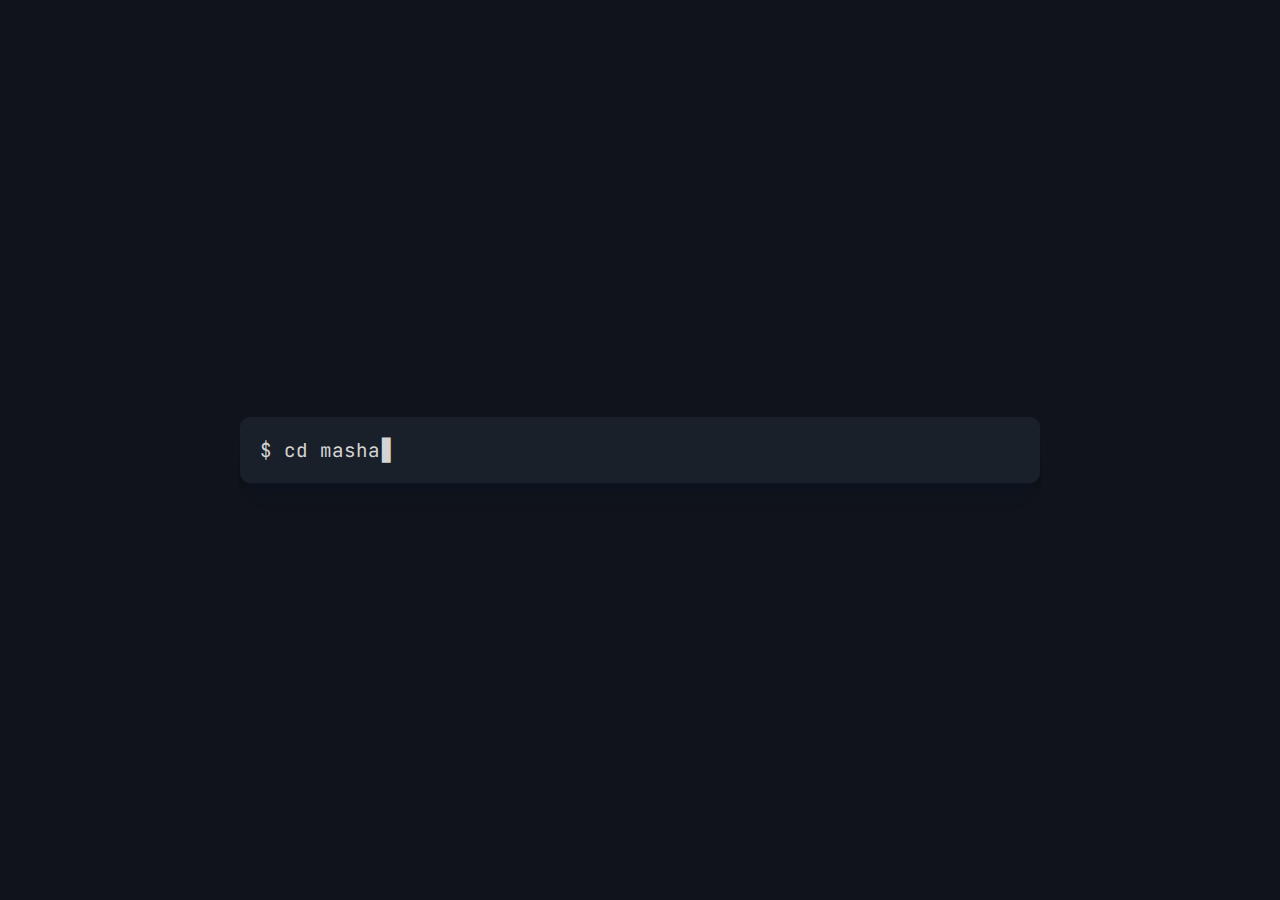
<file: index.html>
<!DOCTYPE html>
<html lang="en">
<head>
    <meta charset="UTF-8">
    <meta http-equiv="X-UA-Compatible" content="IE=edge">
    <meta name="viewport" content="width=device-width, initial-scale=1.0">
    <title>Masham's Portfolio</title>
    <link href="https://fonts.googleapis.com/css2?family=JetBrains+Mono:wght@400;500;700&display=swap" rel="stylesheet">
    <link rel="stylesheet" href="style.css">
</head>
<body>
    <div id="header">
        <div class="container">
            <div class="terminal-window">
                <div id="terminal-content" class="terminal-content"></div>
            </div>
        </div>
    </div>

    <script src="script.js"></script>
</body>
</html>
</file>
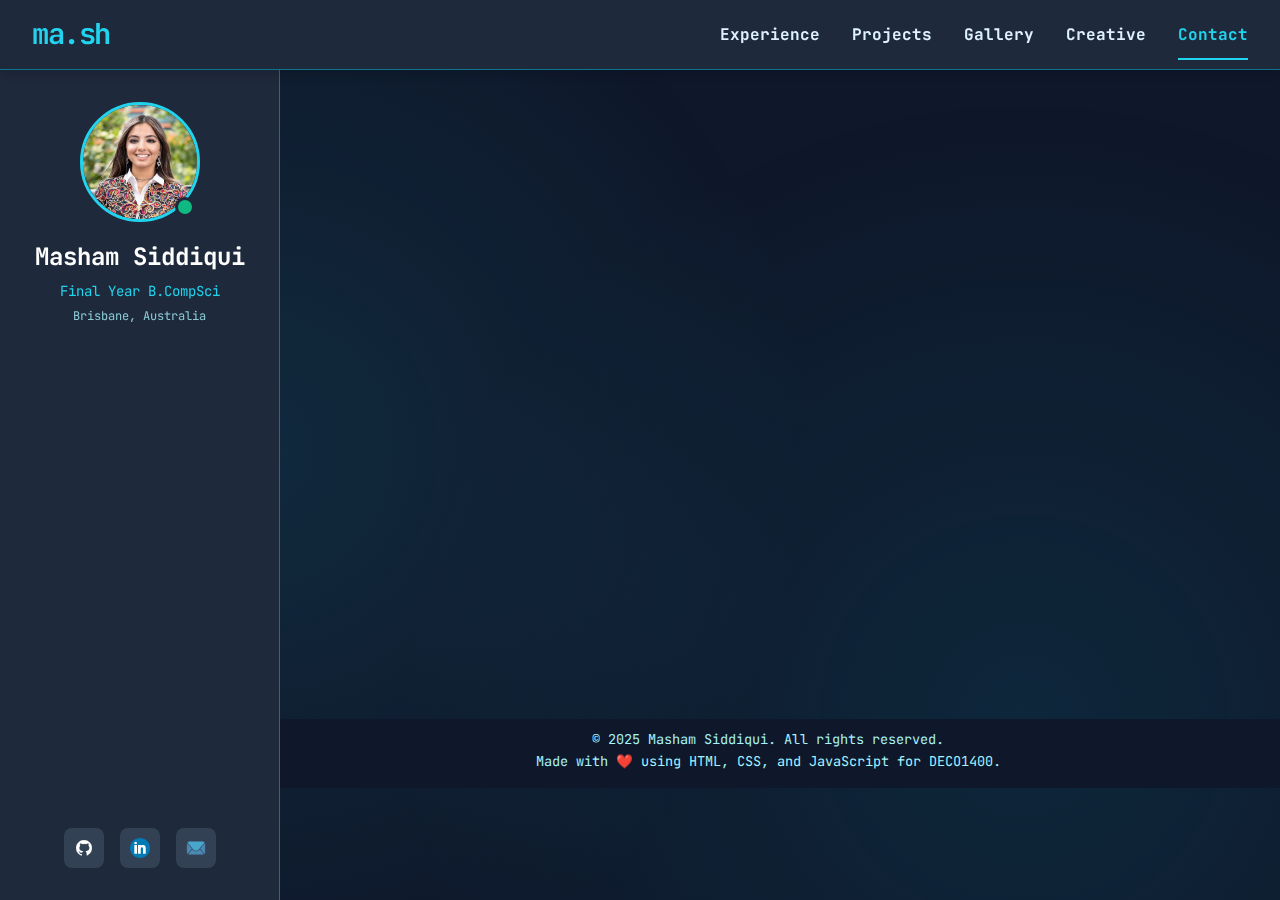
<file: contact.html>
<!DOCTYPE html>
<html lang="en">
<head>
    <meta charset="UTF-8">
    <meta name="viewport" content="width=device-width, initial-scale=1.0, maximum-scale=5.0">
    <title>Masham Siddiqui | Contact</title>
    <link rel="stylesheet" href="https://fonts.googleapis.com/css2?family=JetBrains+Mono:wght@400;700&display=swap">
    <link rel="stylesheet" href="css/styles.css">
</head>
<body>
    <header class="top-navbar">
        <a href="index.html" class="site-logo">ma.sh</a>
        <nav>
            <a href="experience.html">Experience</a>
            <a href="projects.html">Projects</a>
            <a href="gallery.html">Gallery</a>
            <a href="creative.html">Creative</a>
            <a href="contact.html">Contact</a>
        </nav>
    </header>

    <div class="layout-container">
        <aside class="sidebar">
            <div class="sidebar-content">
                <div class="profile-section">
                    <div class="profile-image-wrapper">
                        <img src="images/me.jpeg" alt="Masham Siddiqui" class="profile-photo">
                        <div class="profile-status"></div>
                    </div>
                    <h1 class="profile-name">Masham Siddiqui</h1>
                    <p class="profile-title">Final Year B.CompSci</p>
                    <p class="profile-location">Brisbane, Australia</p>
                </div>
                <div class="social-links">
                    <a href="https://github.com/mashamegul" class="social-link" target="_blank">
                        <img src="images/icons/github-icon.png" alt="GitHub">
                    </a>
                    <a href="https://linkedin.com/mashamegul" class="social-link" target="_blank">
                        <img src="images/icons/linkedin-icon.png" alt="GitHub">
                    </a>
                    <a href="mailto:therealmasham@gmail.com" class="social-link">
                        <img src="images/icons/email-icon.png" alt="Email">
                    </a>
                </div>
            </div>
        </aside>

        <main class="main-content">
            <section id="contact-section" class="section">
                <div class="section-header">
                    <h2 class="section-heading">Get In Touch</h2>
                    <div class="terminal-dots">
                        <span class="dot red"></span>
                        <span class="dot yellow"></span>
                        <span class="dot green"></span>
                    </div>
                </div>
                
                <div class="content-card-contact fade-in">
                    <div class="contact-methods">
                        <a href="mailto:therealmasham@gmail.com" class="contact-button pulse">
                            <img src="images/icons/email-icon.png" alt="Email">
                            <span>Email Me</span>
                        </a>
                        <a href="https://github.com/mashamegul" target="_blank" class="contact-button pulse">
                            <img src="images/icons/github-icon.png" alt="GitHub">
                            <span>View GitHub</span>
                        </a>
                        <a href="https://linkedin.com/mashamegul" target="_blank" class="contact-button pulse">
                            <img src="images/icons/linkedin-icon.png" alt="Linkedin">
                            <span>Linkedin</span>
                        </a>
                    </div>
                    <p class="contact-note">I aim to respond to all inquiries within 24-48 hours.</p>
                </div>
            </section>
        </main>
    </div>

    <div class="footer-background">
        <div class="contact-footer">
            <p>© 2025 Masham Siddiqui. All rights reserved.<br>Made with ❤️ using HTML, CSS, and JavaScript for DECO1400.</p>
        </div>
    </div>

    <div id="imageModal" class="modal">
        <span class="close-button">&times;</span>
        <img class="modal-content" id="modalImage">
        <div id="caption" class="modal-caption"></div>
    </div>

    <button class="mobile-menu-toggle" aria-label="Toggle menu">
        <span></span>
        <span></span>
    </button>

    <script src="js/main.js"></script>
</body>
</html>
</file>
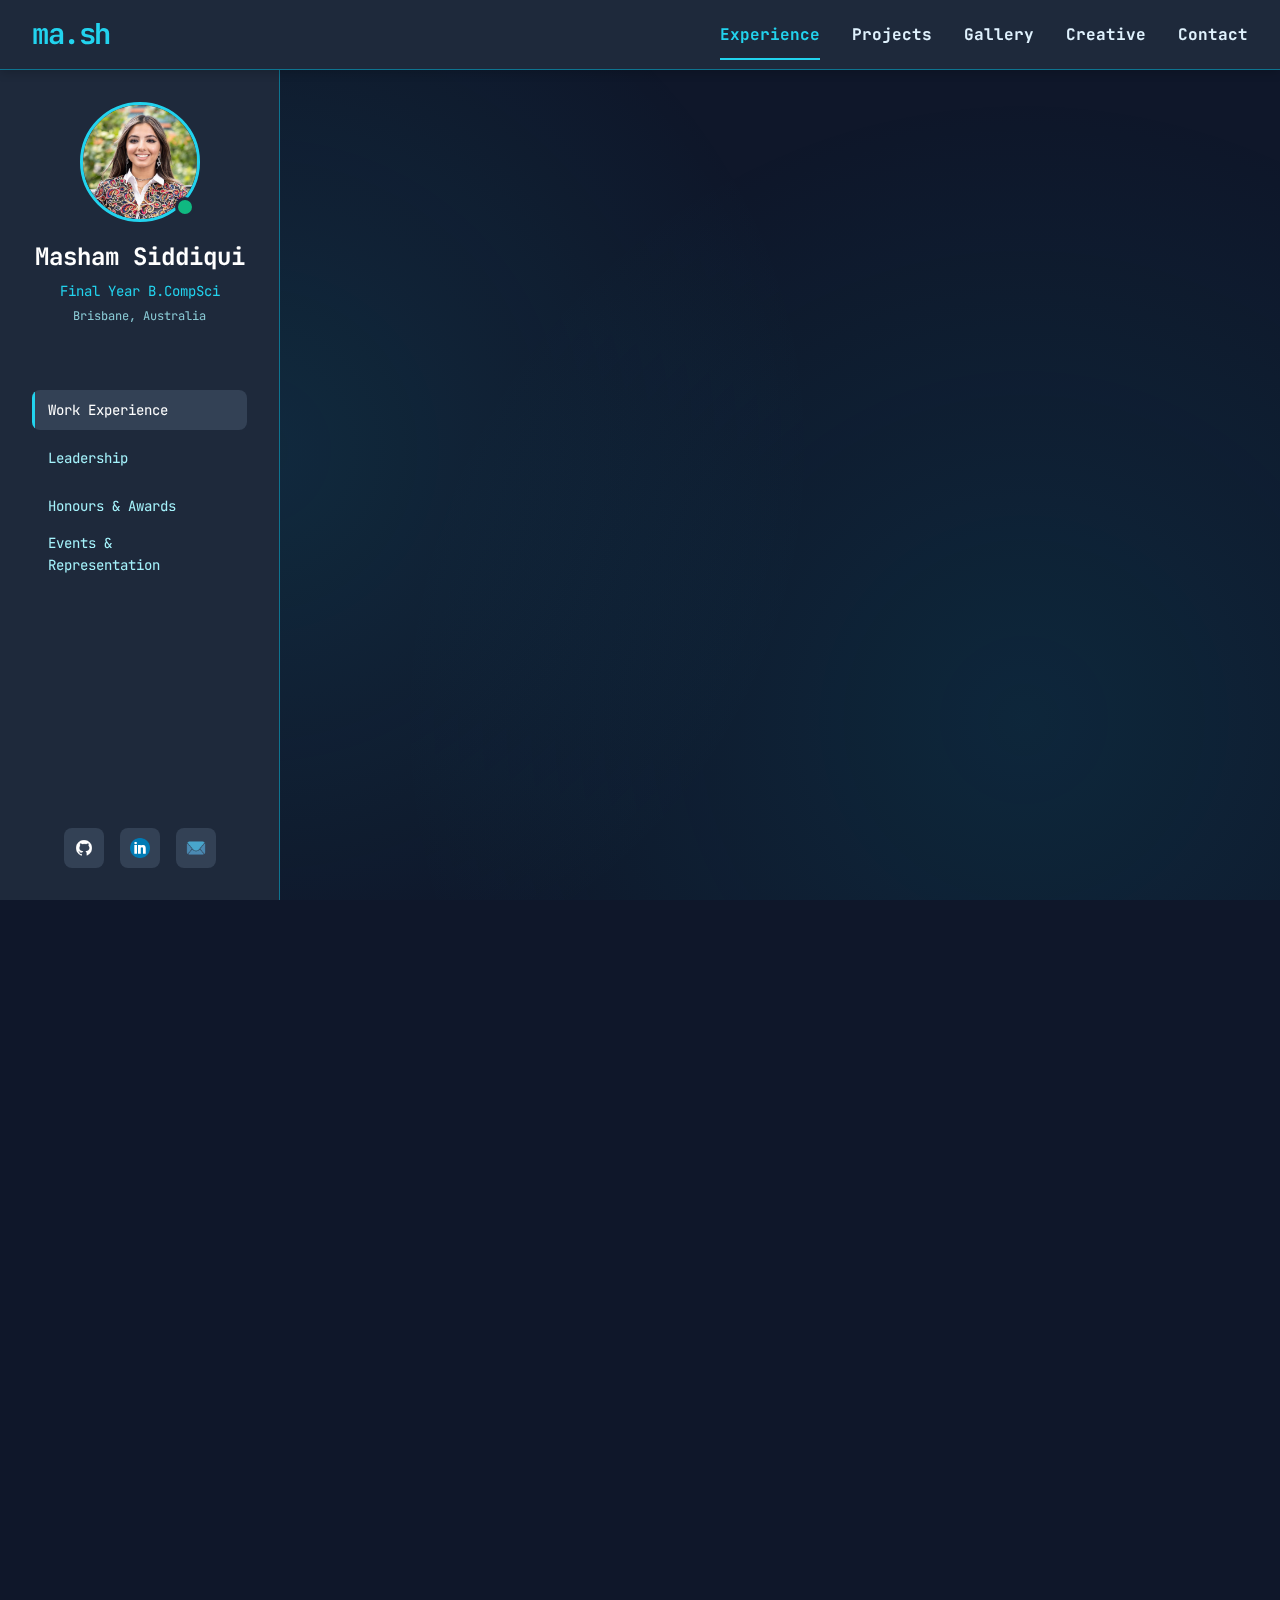
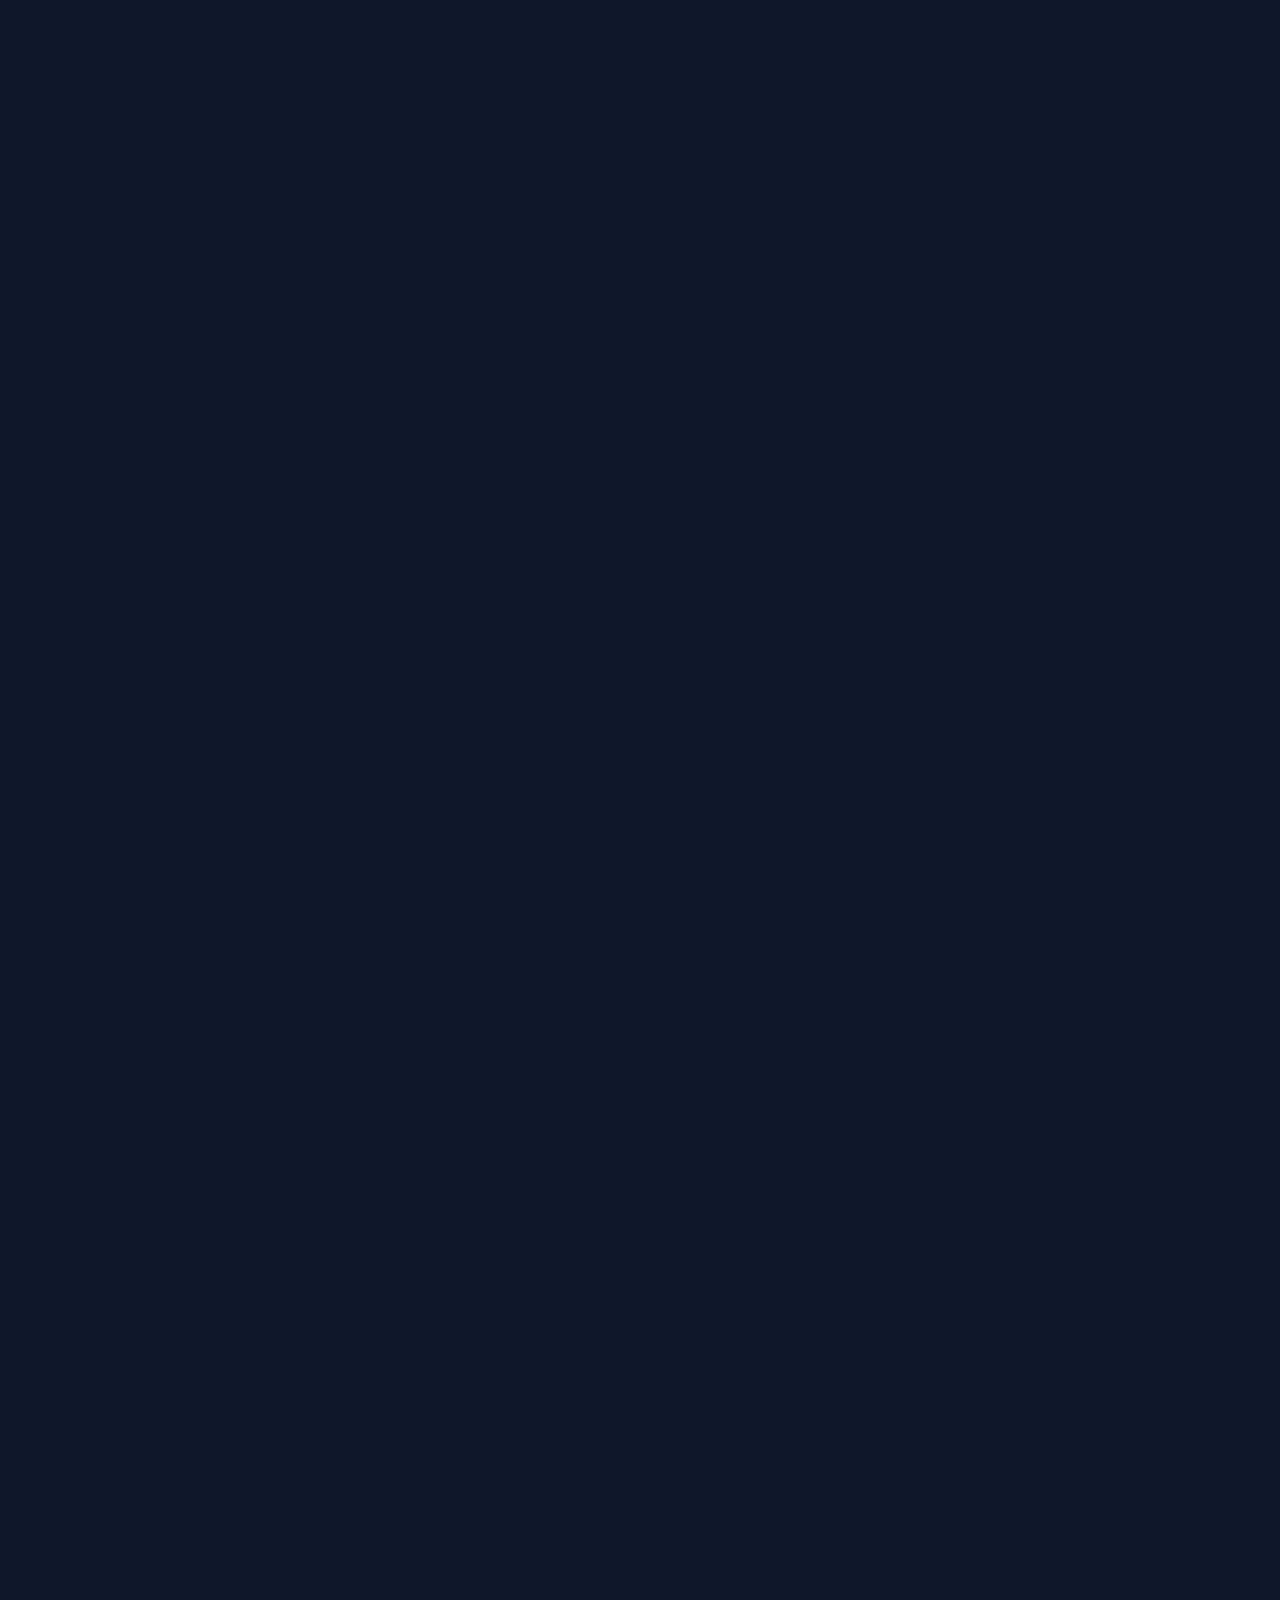
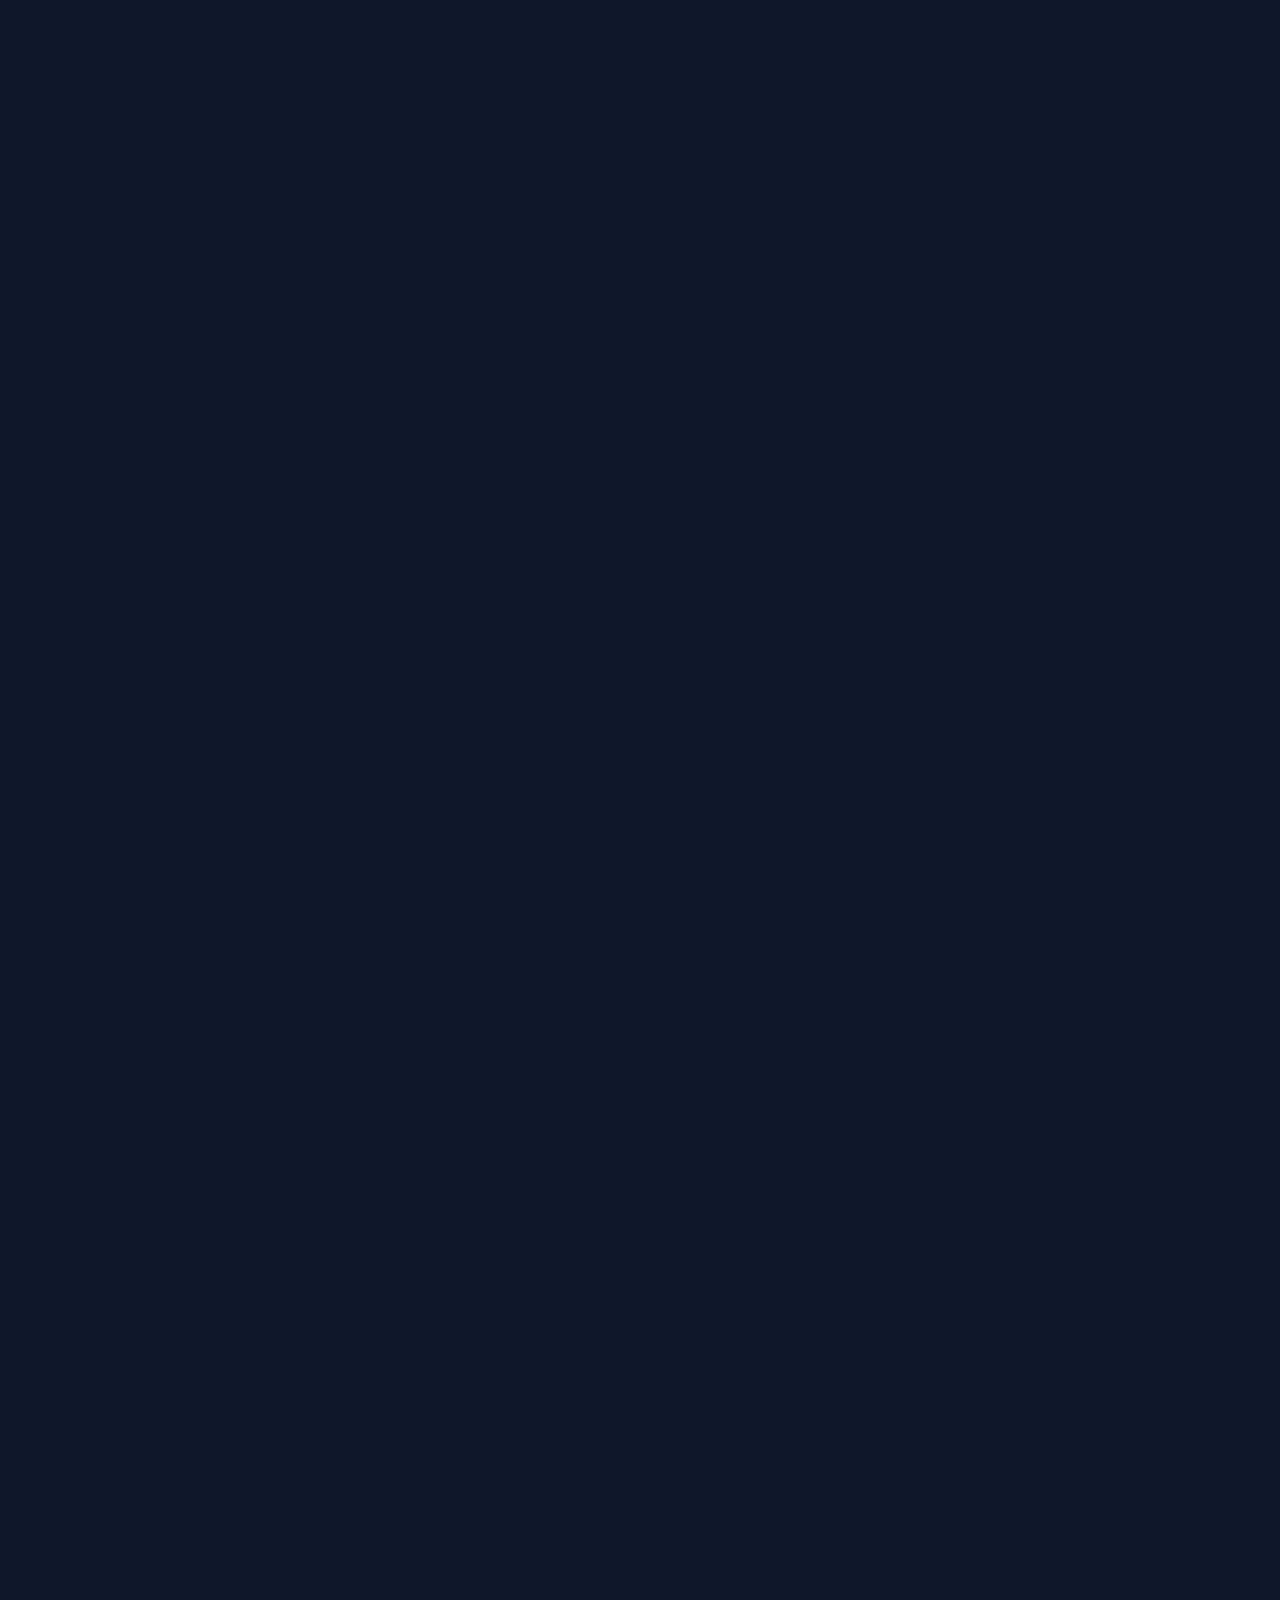
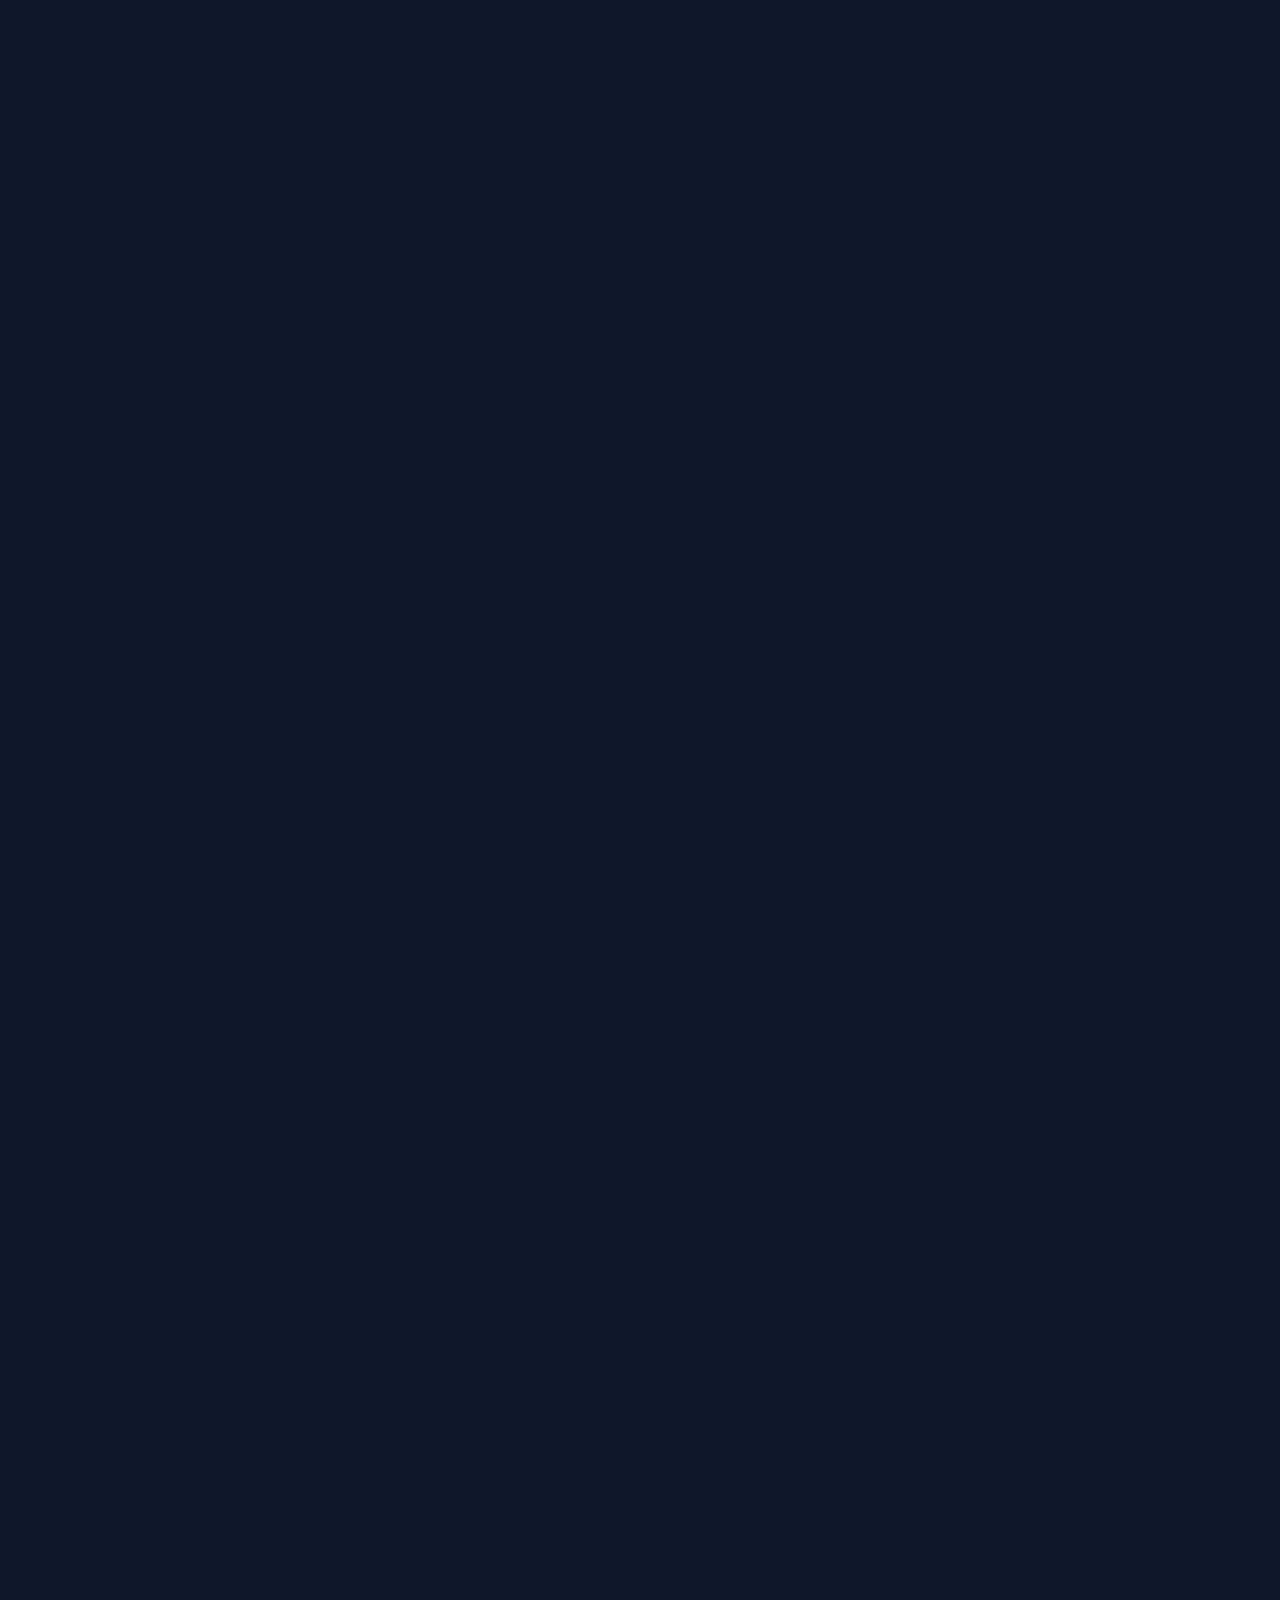
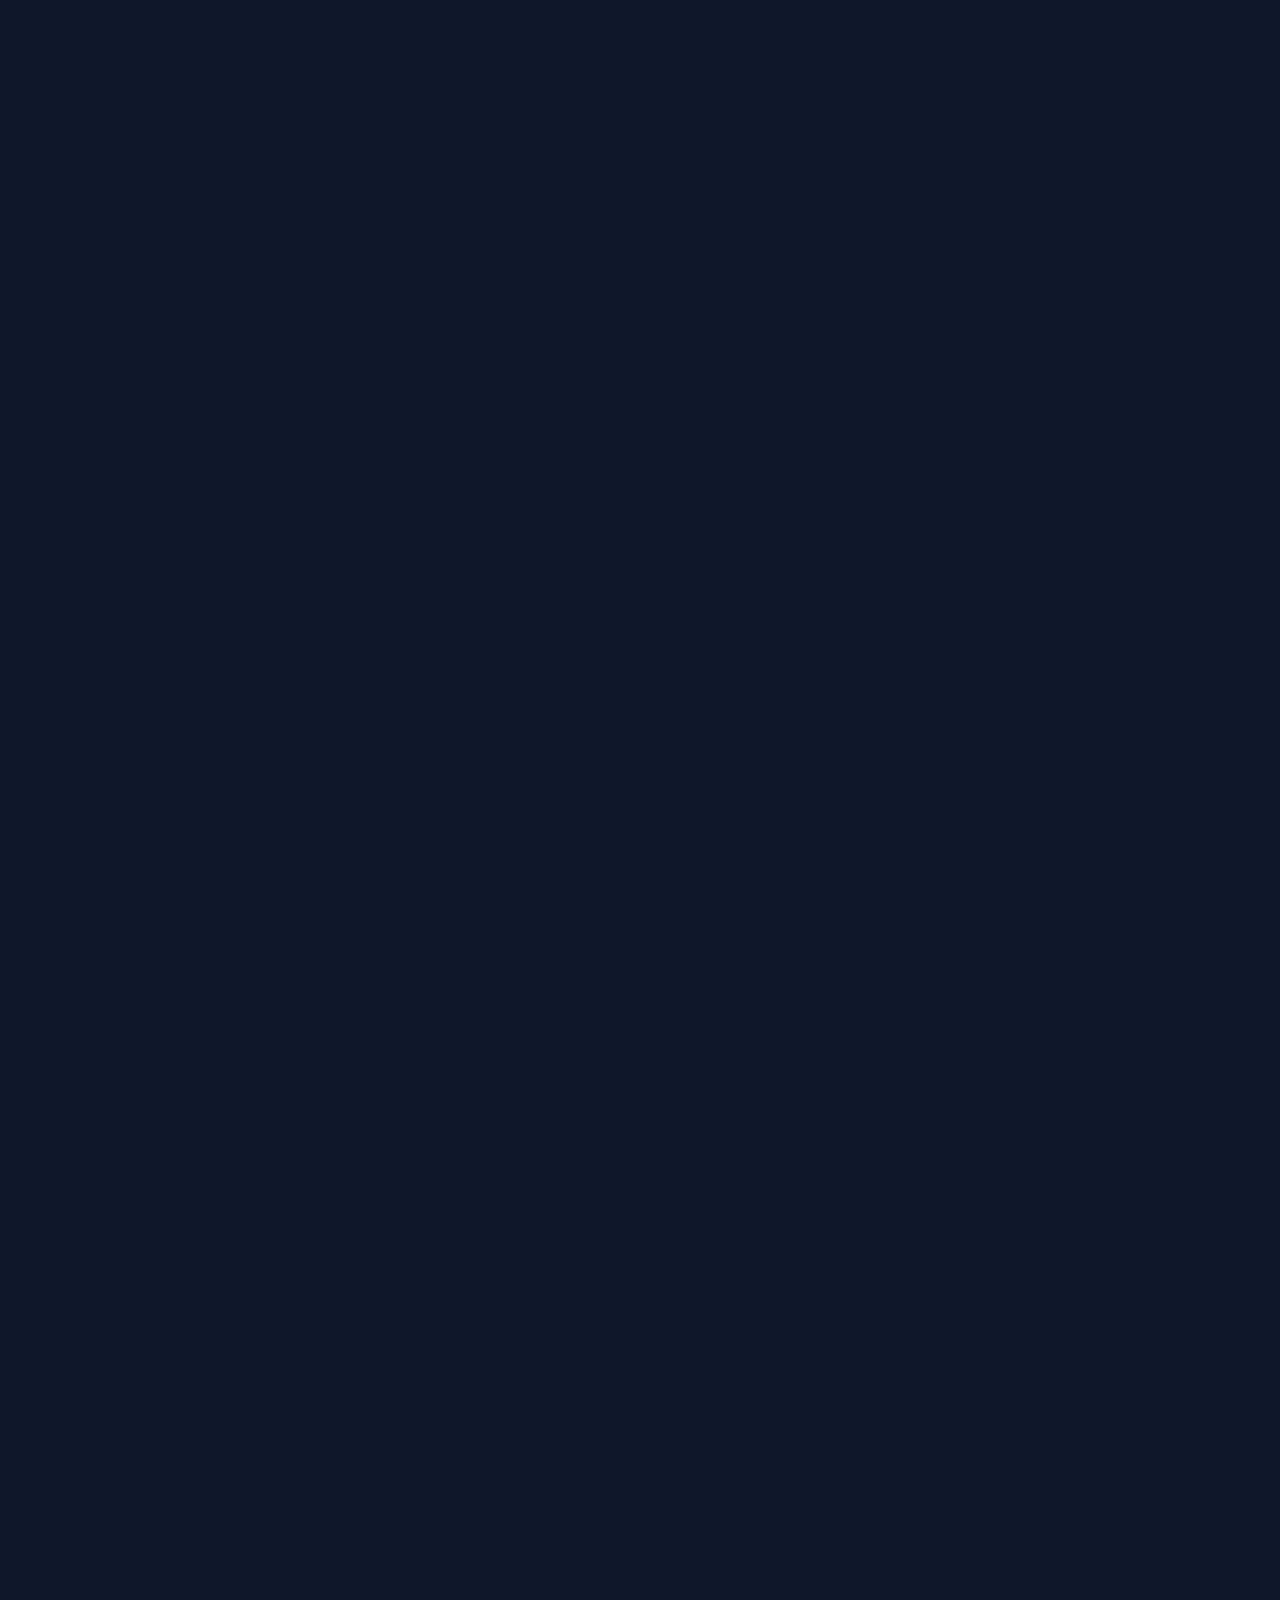
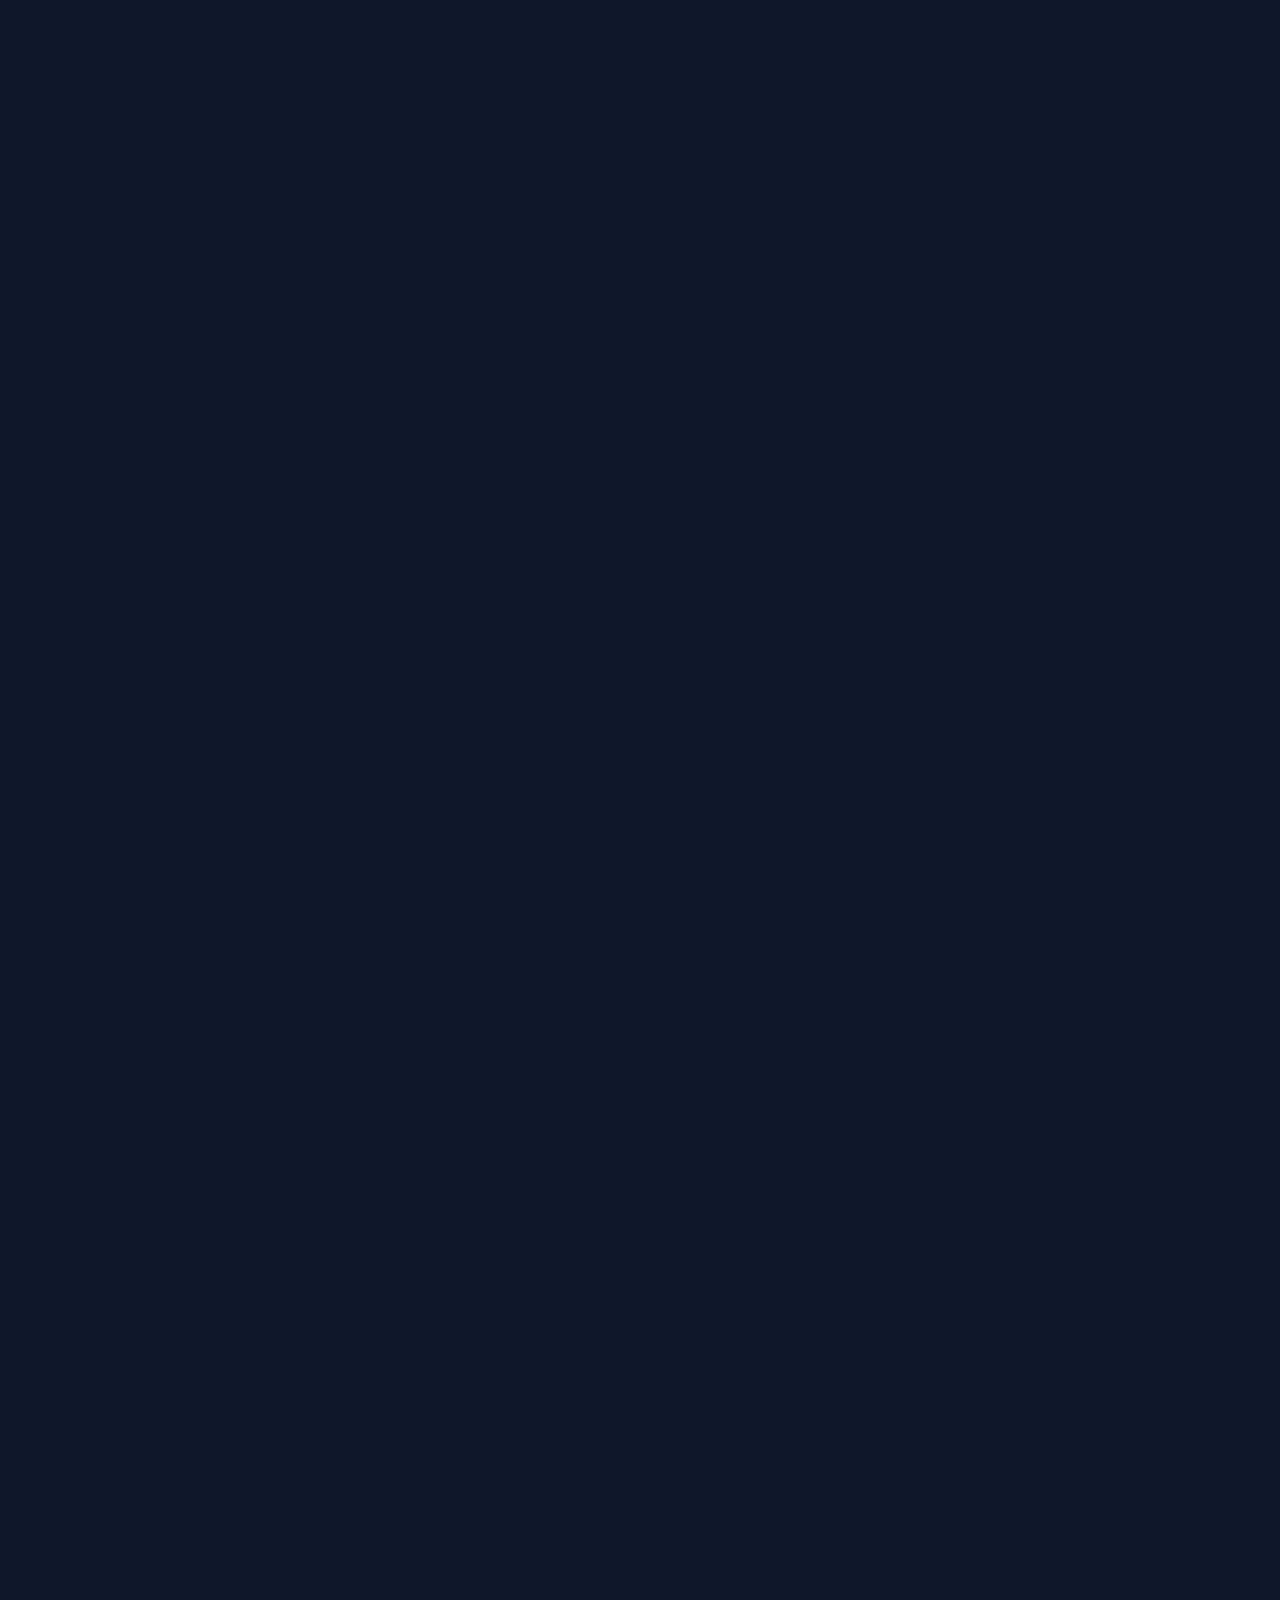
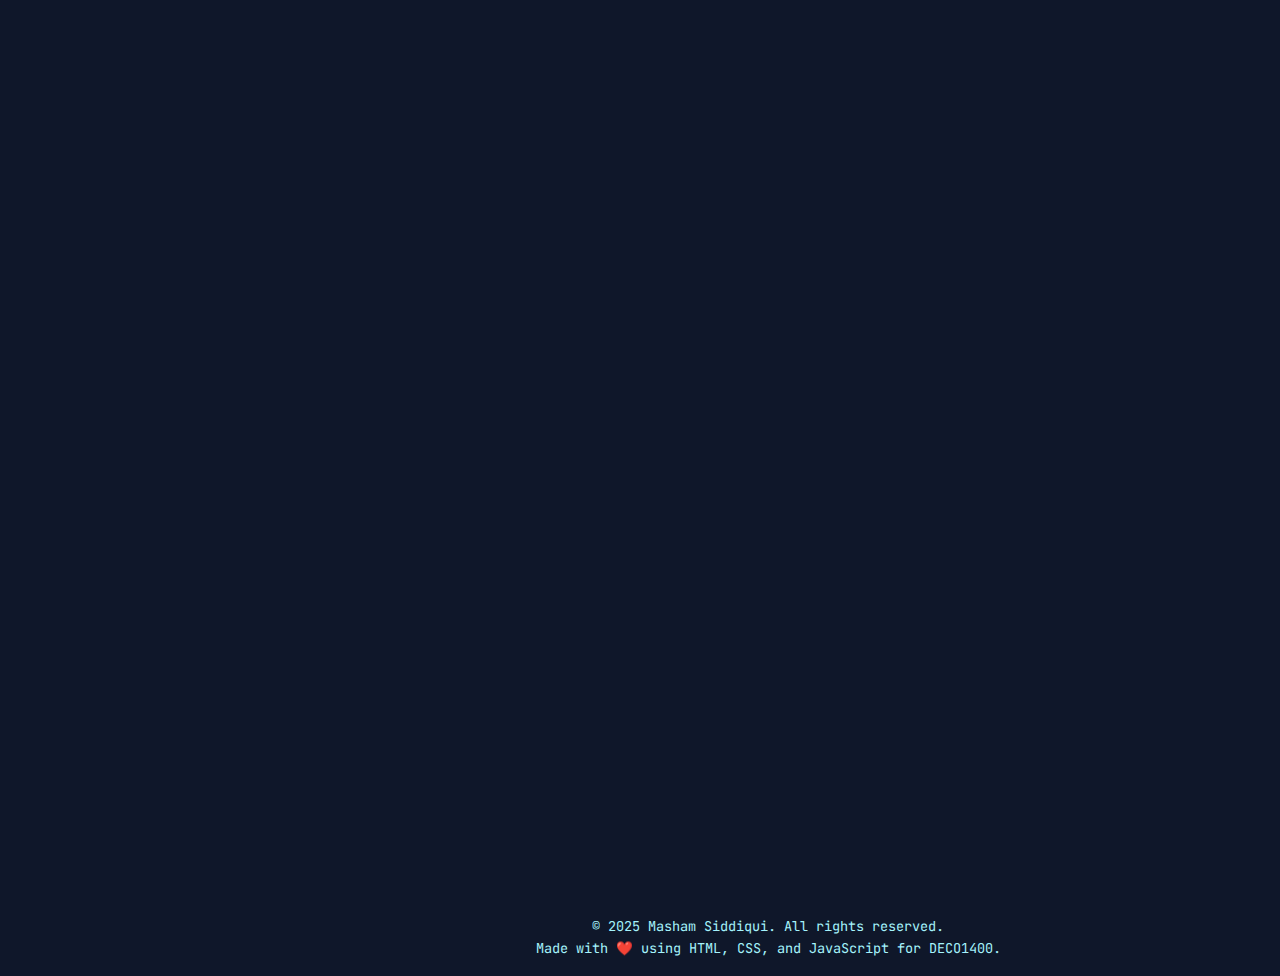
<file: experience.html>
<!DOCTYPE html>
<html lang="en">
<head>
    <meta charset="UTF-8">
    <meta name="viewport" content="width=device-width, initial-scale=1.0, maximum-scale=5.0">
    <title>Masham Siddiqui | Experience</title>
    <link rel="stylesheet" href="https://fonts.googleapis.com/css2?family=JetBrains+Mono:wght@400;700&display=swap">
    <link rel="stylesheet" href="css/styles.css">
    <link rel="icon" type="image/png" href="images/favicon.png">
</head>
<body id="experience-page">
    <header class="top-navbar">
        <a href="index.html" class="site-logo">ma.sh</a>
        <nav>
            <a href="experience.html">Experience</a>
            <a href="projects.html">Projects</a>
            <a href="gallery.html">Gallery</a>
            <a href="creative.html">Creative</a>
            <a href="contact.html">Contact</a>
        </nav>
    </header>

    <div class="layout-container">
        <aside class="sidebar">
            <div class="sidebar-content">
                <div class="profile-section">
                    <div class="profile-image-wrapper">
                        <img src="images/me.jpeg" alt="Masham Siddiqui" class="profile-photo">
                        <div class="profile-status"></div>
                    </div>
                    <h1 class="profile-name">Masham Siddiqui</h1>
                    <p class="profile-title">Final Year B.CompSci</p>
                    <p class="profile-location">Brisbane, Australia</p>
                </div>

                <nav class="nav-menu">
                    <a href="#work-experience" class="nav-link active">
                        <span class="nav-text">Work Experience</span>
                    </a>
                    <a href="#leadership" class="nav-link">
                        <span class="nav-text">Leadership</span>
                    </a>
                    <a href="#awards" class="nav-link">
                        <span class="nav-text">Honours & Awards</span>
                    </a>
                    <a href="#eventsrep" class="nav-link">
                        <span class="nav-text">Events & Representation</span>
                    </a>
                </nav>

                <div class="social-links">
                    <a href="https://github.com/mashamegul" class="social-link" target="_blank">
                        <img src="images/icons/github-icon.png" alt="GitHub">
                    </a>
                    <a href="https://linkedin.com/mashamegul" class="social-link" target="_blank">
                        <img src="images/icons/linkedin-icon.png" alt="GitHub">
                    </a>
                    <a href="mailto:therealmasham@gmail.com" class="social-link">
                        <img src="images/icons/email-icon.png" alt="Email">
                    </a>
                </div>
            </div>
        </aside>

        <main class="main-content">
            <section id="work-experience" class="section">
                <div class="section-header">
                    <h2 class="section-heading">Work Experience</h2>
                    <div class="terminal-dots">
                        <span class="dot red"></span>
                        <span class="dot yellow"></span>
                        <span class="dot green"></span>
                    </div>
                </div>
                
                <div class="timeline">
                    <div class="timeline-item slide-in-left">
                        <div class="timeline-marker"></div>
                        <div class="timeline-content">
                            <div class="timeline-header">
                                <h3><span class="company-name">Amazon</span> Software Engineer Intern</h3>
                                <div class="timeline-meta">
                                    <span class="timeline-location">Brisbane, AU</span>
                                    <span class="timeline-duration">Dec 2024 - Feb 2025</span>
                                </div>
                            </div>
                            <p>Led a 12-week personal project optimising task management inefficiencies in Amazon warehouses, reducing 140,000+ annual lost hours across ~870 stores by developing bulk unassignment APIs using Java, AWS Lambda, DynamoDB, and SQS. Enhanced frontend features using React, TypeScript, and AWS, ensuring seamless integration with backend systems and contributing to deployment readiness through Amazon's CI/CD pipelines. Strengthened system reliability by implementing Mockito for automated testing and integrating Amazon CloudWatch for enhanced monitoring and debugging.</p>
                            <div class="timeline-tags">
                                <span class="tag">Java</span>
                                <span class="tag">AWS</span>
                                <span class="tag">React</span>
                                <span class="tag">TypeScript</span>
                                <span class="tag">Mockito</span>
                                <span class="tag">CloudWatch</span>
                            </div>
                        </div>
                    </div>

                    <div class="timeline-item slide-in-right">
                        <div class="timeline-marker"></div>
                        <div class="timeline-content">
                            <div class="timeline-header">
                                <h3><span class="company-name">Atlassian</span> Software Engineer Intern</h3>
                                <div class="timeline-meta">
                                    <span class="timeline-location">Sydney, AU (Hybrid)</span>
                                    <span class="timeline-duration">Nov 2023 - Feb 2024</span>
                                </div>
                            </div>
                            <p>Developed and implemented the 'Add Web Link' feature for the Jira Android app using Kotlin, integrating with REST APIs, handling errors, and building custom Jetpack Compose UI components. Implemented feature flags with Launch Darkly and integrated the 'Add Web Link' button into the overflow menu, enhancing user functionality and ensuring controlled rollouts. Collaborated with the Jira Mobile team using Bitbucket for code reviews and Jira for task management, and created a prototype demo to enhance skills in Android development.</p>
                            <div class="timeline-tags">
                                <span class="tag">Kotlin</span>
                                <span class="tag">Android</span>
                                <span class="tag">Jetpack Compose</span>
                                <span class="tag">REST APIs</span>
                                <span class="tag">Launch Darkly</span>
                            </div>
                        </div>
                    </div>

                    <div class="timeline-item slide-in-left">
                        <div class="timeline-marker"></div>
                        <div class="timeline-content">
                            <div class="timeline-header">
                                <h3><span class="company-name">The University of Queensland</span> Casual Academic</h3>
                                <div class="timeline-meta">
                                    <span class="timeline-location">Brisbane, AU</span>
                                    <span class="timeline-duration">Feb 2025 - Present</span>
                                </div>
                            </div>
                            <p>Tutor for COMP2048: Theory of Computing.</p>
                            <div class="timeline-tags">
                                <span class="tag">Mentoring</span>
                                <span class="tag">Academia</span>
                            </div>
                        </div>
                    </div>

                    <div class="timeline-item slide-in-left">
                        <div class="timeline-marker"></div>
                        <div class="timeline-content">
                            <div class="timeline-header">
                                <h3><span class="company-name">New Colombo Plan</span> NCP Scholar (Mobility Grant, China)</h3>
                                <div class="timeline-meta">
                                    <span class="timeline-location">Dalian, China</span>
                                    <span class="timeline-duration">Jun 2023 - Jul 2023</span>
                                </div>
                            </div>
                            <p>Received a grant from the New Colombo Plan to go on a Study Experience Tour in Dalian, China and work on a Smart City Project titled GreenStreets with UQ and DNUI Students. Achieved Best International Team, Best Overall Team (1st).</p>
                            <div class="timeline-tags">
                                <span class="tag">Scholarship</span>
                                <span class="tag">International</span>
                                <span class="tag">Project Management</span>
                            </div>
                        </div>
                    </div>

                    <div class="timeline-item slide-in-right">
                        <div class="timeline-marker"></div>
                        <div class="timeline-content">
                            <div class="timeline-header">
                                <h3><span class="company-name">Startmate</span> Student Fellow, Summer '23</h3>
                                <div class="timeline-meta">
                                    <span class="timeline-location">Brisbane, AU · Hybrid</span>
                                    <span class="timeline-duration">Jan 2023 - Feb 2023</span>
                                </div>
                            </div>
                            <p>Participated in a fellowship program, working on a project focused on VR for Allied Health Students.</p>
                            <div class="timeline-tags">
                                <span class="tag">Startups</span>
                                <span class="tag">VR</span>
                                <span class="tag">Communication</span>
                            </div>
                        </div>
                    </div>

                    <div class="timeline-item slide-in-left">
                        <div class="timeline-marker"></div>
                        <div class="timeline-content">
                            <div class="timeline-header">
                                <h3><span class="company-name">Deloitte</span> STEM Connect Virtual Experience Program</h3>
                                <div class="timeline-meta">
                                    <span class="timeline-location">Virtual</span>
                                    <span class="timeline-duration">Nov 2022 - Dec 2022</span>
                                </div>
                            </div>
                            <p>Completed a virtual experience program focusing on STEM consulting.</p>
                            <div class="timeline-tags">
                                <span class="tag">Consulting</span>
                                <span class="tag">Virtual Experience</span>
                            </div>
                        </div>
                    </div>
                </div>
            </section>

            <section id="leadership" class="section">
                <div class="section-header">
                    <h2 class="section-heading">Leadership</h2>
                    <div class="terminal-dots">
                        <span class="dot red"></span>
                        <span class="dot yellow"></span>
                        <span class="dot green"></span>
                    </div>
                </div>
                
                <div class="timeline">
                    <div class="timeline-item slide-in-left">
                        <div class="timeline-marker"></div>
                        <div class="timeline-content">
                            <div class="timeline-header">
                                <h3><span class="company-name">UQ Reality Labs</span> President</h3>
                                <div class="timeline-meta">
                                    <span class="timeline-location">Brisbane, AU</span>
                                    <span class="timeline-duration">Mar 2023 - Present</span>
                                </div>
                            </div>
                            <p>Leading Australia's first AR/VR student society, organising industry, social, and career events, and partnering with companies like Meta, Microsoft, and QLD XR Hub to drive engagement and innovation. Guided the team to win UQU Clubbies Best Small Club of the Year 2023 and Best Faculty Club (EAIT) 2024. Delegated collaborations on an executive project in with Unity and C# to develop AR maps of UQ buildings, enhancing campus navigation and accessibility. Fostered partnerships and facilitated events to expand industry connections and provide career development opportunities for members.</p>
                            <div class="timeline-tags">
                                <span class="tag">Leadership</span>
                                <span class="tag">AR/VR</span>
                                <span class="tag">Unity</span>
                                <span class="tag">C#</span>
                                <span class="tag">Community Building</span>
                                <span class="tag">Award Winning</span>
                            </div>
                        </div>
                    </div>

                    <div class="timeline-item slide-in-right">
                        <div class="timeline-marker"></div>
                        <div class="timeline-content">
                            <div class="timeline-header">
                                <h3><span class="company-name">UQ Computing Society (UQCS)</span> Industry Officer</h3>
                                <div class="timeline-meta">
                                    <span class="timeline-location">Brisbane, AU</span>
                                    <span class="timeline-duration">Sep 2024 - Present</span>
                                </div>
                            </div>
                            <p>Facilitated connections between students and industry, organising career development events and fostering networking opportunities.</p>
                            <div class="timeline-tags">
                                <span class="tag">Community</span>
                                <span class="tag">Networking</span>
                            </div>
                        </div>
                    </div>

                    <div class="timeline-item slide-in-left">
                        <div class="timeline-marker"></div>
                        <div class="timeline-content">
                            <div class="timeline-header">
                                <h3><span class="company-name">UQ School of Electrical Engineering and Computer Science</span>Women in Computing Leader</h3>
                                <div class="timeline-meta">
                                    <span class="timeline-location">Brisbane, AU</span>
                                    <span class="timeline-duration">Nov 2023 - Present</span>
                                </div>
                            </div>
                            <p>Actively involved in initiatives to promote diversity and inclusion in the tech field, supporting female students in computer science.</p>
                            <div class="timeline-tags">
                                <span class="tag">Diversity & Inclusion</span>
                                <span class="tag">Mentorship</span>
                            </div>
                        </div>
                    </div>

                    <div class="timeline-item slide-in-right">
                        <div class="timeline-marker"></div>
                        <div class="timeline-content">
                            <div class="timeline-header">
                                <h3><span class="company-name">The University of Queensland</span> EAIT Ambassador</h3>
                                <div class="timeline-meta">
                                    <span class="timeline-location">Brisbane, AU</span>
                                    <span class="timeline-duration">Mar 2024 - Present</span>
                                </div>
                            </div>
                            <p>Represented the Faculty of Engineering, Architecture and Information Technology, engaging with prospective students and promoting programs.</p>
                            <div class="timeline-tags">
                                <span class="tag">Outreach</span>
                                <span class="tag">Representation</span>
                            </div>
                        </div>
                    </div>

                    <div class="timeline-item slide-in-left">
                        <div class="timeline-marker"></div>
                        <div class="timeline-content">
                            <div class="timeline-header">
                                <h3><span class="company-name">The University of Queensland</span> EAIT Peer Get-Set Mentor</h3>
                                <div class="timeline-meta">
                                    <span class="timeline-location">Brisbane, AU</span>
                                    <span class="timeline-duration">Feb 2023 - Present</span>
                                </div>
                            </div>
                            <p>Mentored new students, helping them transition into university life and academic studies.</p>
                            <div class="timeline-tags">
                                <span class="tag">Mentorship</span>
                                <span class="tag">Student Support</span>
                            </div>
                        </div>
                    </div>

                    <div class="timeline-item slide-in-right">
                        <div class="timeline-marker"></div>
                        <div class="timeline-content">
                            <div class="timeline-header">
                                <h3><span class="company-name">New Colombo Plan</span> NCP Alumni Ambassador (UQ, 2024)</h3>
                                <div class="timeline-meta">
                                    <span class="timeline-location">Brisbane, AU</span>
                                    <span class="timeline-duration">Nov 2023 - Present</span>
                                </div>
                            </div>
                            <p>Representing the University of Queensland as a New Colombo Plan Alumni Ambassador, I engage in promoting the value of international education and scholarships. I am dedicated to facilitating connections among scholars and alumni, and enhancing cross-cultural exchanges.</p>
                            <div class="timeline-tags">
                                <span class="tag">Ambassador</span>
                                <span class="tag">International</span>
                                <span class="tag">Communication</span>
                            </div>
                        </div>
                    </div>

                    <div class="timeline-item slide-in-left">
                        <div class="timeline-marker"></div>
                        <div class="timeline-content">
                            <div class="timeline-header">
                                <h3><span class="company-name">UQ Premedical Society</span> General Committee</h3>
                                <div class="timeline-meta">
                                    <span class="timeline-location">Brisbane, AU</span>
                                    <span class="timeline-duration">2023</span>
                                </div>
                            </div>
                            <p>Worked under the Academic External Portfolio and the Design Portfolio.</p>
                            <div class="timeline-tags">
                                <span class="tag">Committee Member</span>
                                <span class="tag">Event Planning</span>
                            </div>
                        </div>
                    </div>

                    <div class="timeline-item slide-in-right">
                        <div class="timeline-marker"></div>
                        <div class="timeline-content">
                            <div class="timeline-header">
                                <h3><span class="company-name">UQ Association of Biomedical Students (UQABS)</span> General Committee</h3>
                                <div class="timeline-meta">
                                    <span class="timeline-location">Brisbane, AU</span>
                                    <span class="timeline-duration">Nov 2022 - Present</span>
                                </div>
                            </div>
                            <p>Actively contributed to the society's initiatives and events.</p>
                            <div class="timeline-tags">
                                <span class="tag">Committee Member</span>
                                <span class="tag">Student Society</span>
                            </div>
                        </div>
                    </div>

                    <div class="timeline-item slide-in-left">
                        <div class="timeline-marker"></div>
                        <div class="timeline-content">
                            <div class="timeline-header">
                                <h3><span class="company-name">UQ Association of Biomedical Students (UQABS)</span> Medicine Events Officer</h3>
                                <div class="timeline-meta">
                                    <span class="timeline-location">Brisbane, AU</span>
                                    <span class="timeline-duration">May 2022 - Nov 2022</span>
                                </div>
                            </div>
                            <p>Organised and managed events related to medicine, including interview workshops.</p>
                            <div class="timeline-tags">
                                <span class="tag">Event Management</span>
                                <span class="tag">Health</span>
                            </div>
                        </div>
                    </div>

                    <div class="timeline-item slide-in-right">
                        <div class="timeline-marker"></div>
                        <div class="timeline-content">
                            <div class="timeline-header">
                                <h3><span class="company-name">Brisbane State High School</span> Peer Supporter</h3>
                                <div class="timeline-meta">
                                    <span class="timeline-location">Brisbane, AU</span>
                                    <span class="timeline-duration">Jan 2020 - Nov 2021</span>
                                </div>
                            </div>
                            <p>Provided support and mentorship to fellow students.</p>
                            <div class="timeline-tags">
                                <span class="tag">Mentorship</span>
                                <span class="tag">Student Support</span>
                            </div>
                        </div>
                    </div>

                    <div class="timeline-item slide-in-left">
                        <div class="timeline-marker"></div>
                        <div class="timeline-content">
                            <div class="timeline-header">
                                <h3><span class="company-name">Brisbane State High School</span> Media Crew Co-Captain</h3>
                                <div class="timeline-meta">
                                    <span class="timeline-location">Brisbane, AU</span>
                                    <span class="timeline-duration">Jan 2021 - Nov 2021</span>
                                </div>
                            </div>
                            <p>Co-led the media crew, managing content creation and event coverage.</p>
                            <div class="timeline-tags">
                                <span class="tag">Media Production</span>
                                <span class="tag">Leadership</span>
                            </div>
                        </div>
                    </div>

                    <div class="timeline-item slide-in-right">
                        <div class="timeline-marker"></div>
                        <div class="timeline-content">
                            <div class="timeline-header">
                                <h3><span class="company-name">Brisbane State High School</span> Senior Formal Video Co-Captain</h3>
                                <div class="timeline-meta">
                                    <span class="timeline-location">Brisbane, AU</span>
                                    <span class="timeline-duration">Jan 2021 - Nov 2021</span>
                                </div>
                            </div>
                            <p>Co-captained video production for the senior formal event.</p>
                            <div class="timeline-tags">
                                <span class="tag">Video Production</span>
                                <span class="tag">Event Management</span>
                            </div>
                        </div>
                    </div>

                    <div class="timeline-item slide-in-left">
                        <div class="timeline-marker"></div>
                        <div class="timeline-content">
                            <div class="timeline-header">
                                <h3><span class="company-name">Brisbane State High School</span> Senior Formal Committee</h3>
                                <div class="timeline-meta">
                                    <span class="timeline-location">Brisbane, AU</span>
                                    <span class="timeline-duration">Jan 2021 - Nov 2021</span>
                                </div>
                            </div>
                            <p>Contributed to the planning and execution of the senior formal event.</p>
                            <div class="timeline-tags">
                                <span class="tag">Event Planning</span>
                                <span class="tag">Committee Member</span>
                            </div>
                        </div>
                    </div>

                    <div class="timeline-item slide-in-right">
                        <div class="timeline-marker"></div>
                        <div class="timeline-content">
                            <div class="timeline-header">
                                <h3><span class="company-name">Brisbane State High School</span> Media Crew</h3>
                                <div class="timeline-meta">
                                    <span class="timeline-location">Brisbane, AU</span>
                                    <span class="timeline-duration">Jan 2019 - Nov 2021</span>
                                </div>
                            </div>
                            <p>Participated in media production and coverage for school events.</p>
                            <div class="timeline-tags">
                                <span class="tag">Media Production</span>
                            </div>
                        </div>
                    </div>
                </div>
            </section>

            <section id="awards" class="section">
                <div class="section-header">
                    <h2 class="section-heading">Honours & Awards</h2>
                    <div class="terminal-dots">
                        <span class="dot red"></span>
                        <span class="dot yellow"></span>
                        <span class="dot green"></span>
                    </div>
                </div>
                
                <div class="timeline">
                    <div class="timeline-item slide-in-left">
                        <div class="timeline-marker"></div>
                        <div class="timeline-content">
                            <div class="timeline-header">
                                <h3><span class="company-name">IMC Prosperity 3</span></h3>
                                <div class="timeline-meta">
                                    <span class="timeline-location">Brisbane, AU</span>
                                    <span class="timeline-duration">April 2025</span>
                                </div>
                            </div>
                            <p>Top 0.6% Globally | #1 at UQ and Queensland | #9 in Australia across almost 13,000 teams. This trading competition simulates real-world trading environments with both manual and algorithmic components. I worked on the algorithmic trading side, developing Python-based strategies for market making, statistical arbitrage, and volatility modelling. I deepened my understanding of market microstructure, economic modelling, risk management, and strategy optimisation under live conditions through team collaboration. Ultimately, my collaboration on the algorithm landed our algorithm to be rated #60 globally. </p>
                            <div class="timeline-tags">
                                <span class="tag">Finance</span>
                                <span class="tag">Trading</span>
                                <span class="tag">Algorithmic Trading</span>
                            </div>
                        </div>
                    </div>

                    <div class="timeline-item slide-in-right">
                        <div class="timeline-marker"></div>
                        <div class="timeline-content">
                            <div class="timeline-header">
                                <h3><span class="company-name">UQU Best Faculty Club (Engineering, Architecture & IT)</span></h3>
                                <div class="timeline-meta">
                                    <span class="timeline-location">Brisbane, AU</span>
                                    <span class="timeline-duration">2024</span>
                                </div>
                            </div>
                            <p>Awarded to UQ Reality Labs under my presidency.</p>
                            <div class="timeline-tags">
                                <span class="tag">Winner</span>
                                <span class="tag">Leadership</span>
                                <span class="tag">Excellence</span>
                            </div>
                        </div>
                    </div>

                    <div class="timeline-item slide-in-left">
                        <div class="timeline-marker"></div>
                        <div class="timeline-content">
                            <div class="timeline-header">
                                <h3><span class="company-name">UQU Best Small Club</span></h3>
                                <div class="timeline-meta">
                                    <span class="timeline-location">Brisbane, AU</span>
                                    <span class="timeline-duration">2023</span>
                                </div>
                            </div>
                            <p>Awarded to UQ Reality Labs under my presidency in its first full year of formation.</p>
                            <div class="timeline-tags">
                                <span class="tag">Winner</span>
                                <span class="tag">Leadership</span>
                                <span class="tag">Excellence</span>
                            </div>
                        </div>
                    </div>

                    <div class="timeline-item slide-in-right">
                        <div class="timeline-marker"></div>
                        <div class="timeline-content">
                            <div class="timeline-header">
                                <h3><span class="company-name">UQ x DNUI Best International Team</span></h3>
                                <div class="timeline-meta">
                                    <span class="timeline-location">Dalian, China</span>
                                    <span class="timeline-duration">2023</span>
                                </div>
                            </div>
                            <p>Awarded for the development of GreenStreets, a Rubbish Image Recognition Heatmap project. Also 1st Place Overall.</p>
                            <div class="timeline-tags">
                                <span class="tag">First Place</span>
                                <span class="tag">Best International Team</span>
                                <span class="tag">Scholarship</span>
                                <span class="tag">Startup</span>
                            </div>
                        </div>
                    </div>

                    <div class="timeline-item slide-in-left">
                        <div class="timeline-marker"></div>
                        <div class="timeline-content">
                            <div class="timeline-header">
                                <h3><span class="company-name">New Colombo Plan Scholar</span></h3>
                                <div class="timeline-meta">
                                    <span class="timeline-location">Dalian, China</span>
                                    <span class="timeline-duration">2023</span>
                                </div>
                            </div>
                            <p>Recipient of a scholarship to study in Dalian, China.</p>
                            <div class="timeline-tags">
                                <span class="tag">Scholarship</span>
                                <span class="tag">International</span>
                            </div>
                        </div>
                    </div>

                    <div class="timeline-item slide-in-right">
                        <div class="timeline-marker"></div>
                        <div class="timeline-content">
                            <div class="timeline-header">
                                <h3><span class="company-name">Deloitte C&E Consulting Case Competition Semi-Finalist</span></h3>
                                <div class="timeline-meta">
                                    <span class="timeline-location">Brisbane, AU</span>
                                    <span class="timeline-duration">April 2023</span>
                                </div>
                            </div>
                            <p>Semi-finalist for the Deloitte Climate and Engineering Consulting Case Competition related to recycled battery value chain.</p>
                            <div class="timeline-tags">
                                <span class="tag">Consulting</span>
                                <span class="tag">Case Competition</span>
                            </div>
                        </div>
                    </div>

                    <div class="timeline-item slide-in-left">
                        <div class="timeline-marker"></div>
                        <div class="timeline-content">
                            <div class="timeline-header">
                                <h3><span class="company-name">UQ Ventures Industry Challenge Finalist</span></h3>
                                <div class="timeline-meta">
                                    <span class="timeline-location">Brisbane, AU</span>
                                    <span class="timeline-duration">2024</span>
                                </div>
                            </div>
                            <p>Finalist in the UQ Ventures Industry Challenge for the Solunar project.</p>
                            <div class="timeline-tags">
                                <span class="tag">Finalist</span>
                                <span class="tag">Innovation</span>
                                <span class="tag">Startup</span>
                            </div>
                        </div>
                    </div>

                    <div class="timeline-item slide-in-right">
                        <div class="timeline-marker"></div>
                        <div class="timeline-content">
                            <div class="timeline-header">
                                <h3><span class="company-name">UQ & RioTinto Leaders@EAIT Certificate of Excellence</span></h3>
                                <div class="timeline-meta">
                                    <span class="timeline-location">Brisbane, AU</span>
                                    <span class="timeline-duration">2022</span>
                                </div>
                            </div>
                            <p>Awarded for participation and achievement in the Leaders@EAIT Gateway Program.</p>
                            <div class="timeline-tags">
                                <span class="tag">Excellence</span>
                                <span class="tag">Leadership</span>
                            </div>
                        </div>
                    </div>

                    <div class="timeline-item slide-in-left">
                        <div class="timeline-marker"></div>
                        <div class="timeline-content">
                            <div class="timeline-header">
                                <h3><span class="company-name">Startmate Student Fellowship Finalist</span></h3>
                                <div class="timeline-meta">
                                    <span class="timeline-location">Brisbane, AU</span>
                                    <span class="timeline-duration">2023</span>
                                </div>
                            </div>
                            <p>Finalist for the Startmate Student Fellowship.</p>
                            <div class="timeline-tags">
                                <span class="tag">Finalist</span>
                                <span class="tag">Fellowship</span>
                                <span class="tag">Startup</span>
                            </div>
                        </div>
                    </div>

                    <div class="timeline-item slide-in-right">
                        <div class="timeline-marker"></div>
                        <div class="timeline-content">
                            <div class="timeline-header">
                                <h3><span class="company-name">AIP Excellence in Physics Award</span></h3>
                                <div class="timeline-meta">
                                    <span class="timeline-location">Brisbane, AU</span>
                                    <span class="timeline-duration">2021</span>
                                </div>
                            </div>
                            <p>Awarded for outstanding achievement in Physics.</p>
                            <div class="timeline-tags">
                                <span class="tag">Academic Excellence</span>
                                <span class="tag">Physics</span>
                            </div>
                        </div>
                    </div>
                </div>
            </section>
              
            <section id="eventsrep" class="section">
                <div class="section-header">
                    <h2 class="section-heading">Events & Representation</h2>
                    <div class="terminal-dots">
                        <span class="dot red"></span>
                        <span class="dot yellow"></span>
                        <span class="dot green"></span>
                    </div>
                </div>
                
                <div class="timeline">
                    <div class="timeline-item slide-in-left">
                        <div class="timeline-marker"></div>
                        <div class="timeline-content">
                            <div class="timeline-header">
                                <h3><span class="company-name">Mock Interviews (UQCS x UQLIT) </span></h3>
                                <div class="timeline-meta">
                                    <span class="timeline-location">Brisbane, Australia</span>
                                    <span class="timeline-duration">April 2025</span>
                                </div>
                            </div>
                            <p>Ran one-on-one mock interview sessions as the UQCS Industry Officer pairing students with real SWE interviewers from global tech companies.</p>
                            <div class="timeline-tags">
                                <span class="tag">Event Organisation</span>
                                <span class="tag">Career Prep</span>
                                <span class="tag">Mentorship</span>
                            </div>
                        </div>
                    </div>
                    <div class="timeline-item slide-in-right">
                        <div class="timeline-marker"></div>
                        <div class="timeline-content">
                            <div class="timeline-header">
                                <h3><span class="company-name">UQCS Industry Panel</span></h3>
                                <div class="timeline-meta">
                                    <span class="timeline-location">The Precinct, Brisbane, Australia</span>
                                    <span class="timeline-duration">April 10, 2025</span>
                                </div>
                            </div>
                            <p>Organised and emceed a high-impact panel with senior engineers and managers from Amazon, VivCourt, Oracle, Boeing & Swyftx. Oversaw venue coordination, catering, comms, panelist prep, and student outreach.</p>
                            <div class="timeline-tags">
                                <span class="tag">Event Organisation</span>
                                <span class="tag">Industry</span>
                                <span class="tag">Networking</span>
                            </div>
                        </div>
                    </div>
                    <div class="timeline-item slide-in-left">
                        <div class="timeline-marker"></div>
                        <div class="timeline-content">
                            <div class="timeline-header">
                                <h3><span class="company-name">Career Launchpad (UQCS)</span></h3>
                                <div class="timeline-meta">
                                    <span class="timeline-location">Brisbane, Australia</span>
                                    <span class="timeline-duration">2024</span>
                                </div>
                            </div>
                            <p>Key speaker for a UQCS event offering tips on building standout portfolios, gaining internships, and navigating imposter syndrome as a CS student.</p>
                            <div class="timeline-tags">
                                <span class="tag">Speaker</span>
                                <span class="tag">Student Development</span>
                                <span class="tag">Career Guidance</span>
                                <span class="tag">Internships</span>
                            </div>
                        </div>
                    </div>
                    <div class="timeline-item slide-in-left">
                        <div class="timeline-marker"></div>
                        <div class="timeline-content">
                            <div class="timeline-header">
                                <h3><span class="company-name">Careers in XR & Games (Reality Labs)</span></h3>
                                <div class="timeline-meta">
                                    <span class="timeline-location">Brisbane, Australia</span>
                                    <span class="timeline-duration">2024 & 2025</span>
                                </div>
                            </div>
                            <p>Led the Annual industry event with QUT Reality Labs and Game Development Club in my time as President of UQ Reality Labs. This event historically combines live showcases and a panel featuring key leaders in the converging space of extended realities and games from companies such as: Halfbrick Studios, PlaySide Studios, Imagine Realities, QLD XR Hub, and Gameloft — connecting ~100 students with real XR/Game career paths.</p>
                            <div class="timeline-tags">
                                <span class="tag">Event Organisation</span>
                                <span class="tag">XR</span>
                                <span class="tag">Industry</span>
                            </div>
                        </div>
                    </div>
                    <div class="timeline-item slide-in-right">
                        <div class="timeline-marker"></div>
                        <div class="timeline-content">
                            <div class="timeline-header">
                                <h3><span class="company-name">CodeJam 2025 (UQCS)</span></h3>
                                <div class="timeline-meta">
                                    <span class="timeline-location">Brisbane, Australia</span>
                                    <span class="timeline-duration">2025</span>
                                </div>
                            </div>
                            <p>Wrote and tested original coding challenges for UQCS’s flagship CodeJam competition, with custom DSLs, hidden edge cases, and full editorial coverage.</p>
                            <div class="timeline-tags">
                                <span class="tag">Competitive Programming</span>
                                <span class="tag">Algorithms</span>
                                <span class="tag">Software Development</span>
                            </div>
                        </div>
                    </div>
                    <div class="timeline-item slide-in-left">
                        <div class="timeline-marker"></div>
                        <div class="timeline-content">
                            <div class="timeline-header">
                                <h3><span class="company-name">Cracking the Behavioural Interview (UQCS)</span></h3>
                                <div class="timeline-meta">
                                    <span class="timeline-location">Brisbane, Australia</span>
                                    <span class="timeline-duration">2025</span>
                                </div>
                            </div>
                            <p>Featured speaker on demystifying behavioral interviews for students applying to Big Tech and startups. Shared STAR-based frameworks and personal experiences to improve university student experiences in the behavioural interview space.</p>
                            <div class="timeline-tags">
                                <span class="tag">Speaking</span>
                                <span class="tag">Career Prep</span>
                                <span class="tag">Mentorship</span>
                            </div>
                        </div>
                    </div>
                    <div class="timeline-item slide-in-right">
                        <div class="timeline-marker"></div>
                        <div class="timeline-content">
                            <div class="timeline-header">
                                <h3><span class="company-name">First Year Panel 2025 (UQCS)</span></h3>
                                <div class="timeline-meta">
                                    <span class="timeline-location">Brisbane, Australia</span>
                                    <span class="timeline-duration">2025</span>
                                </div>
                            </div>
                            <p>Invited as a panelist for the UQCS first-year panel where I offered insights on time management, getting involved in clubs, and setting yourself up for SWE success.</p>
                            <div class="timeline-tags">
                                <span class="tag">Speaking</span>
                                <span class="tag">Peer Mentoring</span>
                                <span class="tag">Community Building</span>
                            </div>
                        </div>
                    </div>
                    <div class="timeline-item slide-in-left">
                        <div class="timeline-marker"></div>
                        <div class="timeline-content">
                            <div class="timeline-header">
                                <h3><span class="company-name">Big Data & AI World – Singapore</span></h3>
                                <div class="timeline-meta">
                                    <span class="timeline-location">Marina Bay Sands Convention Centre, Singapore</span>
                                    <span class="timeline-duration">October 2024</span>
                                </div>
                            </div>
                            <p>Selected and funded as the New Colombo Plan Chief Alumni Ambassador for UQ to represent QLD student innovation at a global AI/Big Data summit. I presented dev workflows, attended keynotes, and networked with international researchers and engineers.</p>
                            <div class="timeline-tags">
                                <span class="tag">International Representation</span>
                                <span class="tag">AI</span>
                                <span class="tag">Big Data</span>
                                <span class="tag">XR</span>
                            </div>
                        </div>
                    </div>
                    <div class="timeline-item slide-in-right">
                        <div class="timeline-marker"></div>
                        <div class="timeline-content">
                            <div class="timeline-header">
                                <h3><span class="company-name">IEAA Learning Abroad Forum</span></h3>
                                <div class="timeline-meta">
                                    <span class="timeline-location">Gold Coast, Australia</span>
                                    <span class="timeline-duration">August 2024</span>
                                </div>
                            </div>
                            <p>I was a key speaker discussing the impact of the New Colombo Plan mobility programs on career readiness and language skills. Spoke alongside DFAT representative Jane Chandler and Dr. Levi Dubridge (USC).</p>
                            <div class="timeline-tags">
                                <span class="tag">Government</span>
                                <span class="tag">Academic Representation</span>
                                <span class="tag">International Education</span>
                                <span class="tag">Panelist</span>
                            </div>
                        </div>
                    </div>
                    <div class="timeline-item slide-in-left">
                        <div class="timeline-marker"></div>
                        <div class="timeline-content">
                            <div class="timeline-header">
                                <h3><span class="company-name">Meta Immersive Experiences in Education – Queensland</span></h3>
                                <div class="timeline-meta">
                                    <span class="timeline-location">Brisbane, Australia</span>
                                    <span class="timeline-duration">2024</span>
                                </div>
                            </div>
                            <p>Invited by Meta to attend a closed-door XR-in-education event with educators, researchers, and tech leaders focused on shaping immersive learning experiences across QLD.</p>
                            <div class="timeline-tags">
                                <span class="tag">XR</span>
                                <span class="tag">Industry Representation</span>
                                <span class="tag">Meta</span>
                            </div>
                        </div>
                    </div>
                    <div class="timeline-item slide-in-right">
                        <div class="timeline-marker"></div>
                        <div class="timeline-content">
                            <div class="timeline-header">
                                <h3><span class="company-name">Exhibition Night (Reality Labs)</span></h3>
                                <div class="timeline-meta">
                                    <span class="timeline-location">Brisbane, Australia</span>
                                    <span class="timeline-duration">2023 & 2024</span>
                                </div>
                            </div>
                            <p>Curated and emceed the annual XR Exhibition Night featuring student and industry AR/VR projects with live demos, VR headsets, and interactive booths.</p>
                            <div class="timeline-tags">
                                <span class="tag">XR</span>
                                <span class="tag">Student Showcase</span>
                                <span class="tag">Leadership</span>
                                <span class="tag">Industry Engagement</span>
                            </div>
                        </div>
                    </div>
                    <div class="timeline-item slide-in-left">
                        <div class="timeline-marker"></div>
                        <div class="timeline-content">
                            <div class="timeline-header">
                                <h3><span class="company-name">Hack the Medicine Interview Event (UQABS)</span></h3>
                                <div class="timeline-meta">
                                    <span class="timeline-location">Brisbane, Australia</span>
                                    <span class="timeline-duration">Sep 2022</span>
                                </div>
                            </div>
                            <p>Hosted a medical school interview workshop for GEMSAS applicants looking to study post-graduate medicine whilst performing as the Medicine Events Executive in the University of Queensland Biomedical Society (UQABS). The event was lead by two UQ medical students whom were extremely familiar with the interviews in order to best guide the students attending. To provide complimentary resource materials from one of the UQABS sponsors, $697 worth of a GradReady Online Essentials was raffled to an attending student at the event.</p>
                            <div class="timeline-tags">
                                <span class="tag">Event Management</span>
                                <span class="tag">Mentorship</span>
                                <span class="tag">Medical Education</span>
                            </div>
                        </div>
                    </div>
                    <div class="timeline-item slide-in-right">
                        <div class="timeline-marker"></div>
                        <div class="timeline-content">
                            <div class="timeline-header">
                                <h3><span class="company-name">How to Get into Medicine Event (UQABS)</span></h3>
                                <div class="timeline-meta">
                                    <span class="timeline-location">Brisbane, Australia</span>
                                    <span class="timeline-duration">Jul 2022 - Aug 2022</span>
                                </div>
                            </div>
                            <p>Hosted an informative event with four guest speakers from vastly different backgrounds to break down the post-graduate medical school entry process. The event itself was held on the 13th of August exclusively for the members of the University of Queensland Association of Biomedical Student (UQABS) and members of the University of Queensland Premedical Society (UQPMS).</p>
                            <div class="timeline-tags">
                                <span class="tag">Event Management</span>
                                <span class="tag">Medical Education</span>
                                <span class="tag">Networking</span>
                            </div>
                        </div>
                    </div>
                </div>
            </section>
        </main>
    </div>      

    <div class="footer-background">
        <div class="contact-footer">
            <p>© 2025 Masham Siddiqui. All rights reserved.<br>Made with ❤️ using HTML, CSS, and JavaScript for DECO1400.</p>
        </div>
    </div>

    <div id="imageModal" class="modal">
        <span class="close-button">&times;</span>
        <img class="modal-content" id="modalImage">
        <div id="caption" class="modal-caption"></div>
    </div>

    <button class="mobile-menu-toggle" aria-label="Toggle menu">
        <span></span>
        <span></span>
    </button>

    <script src="js/main.js"></script>
</body>
</html>
</file>
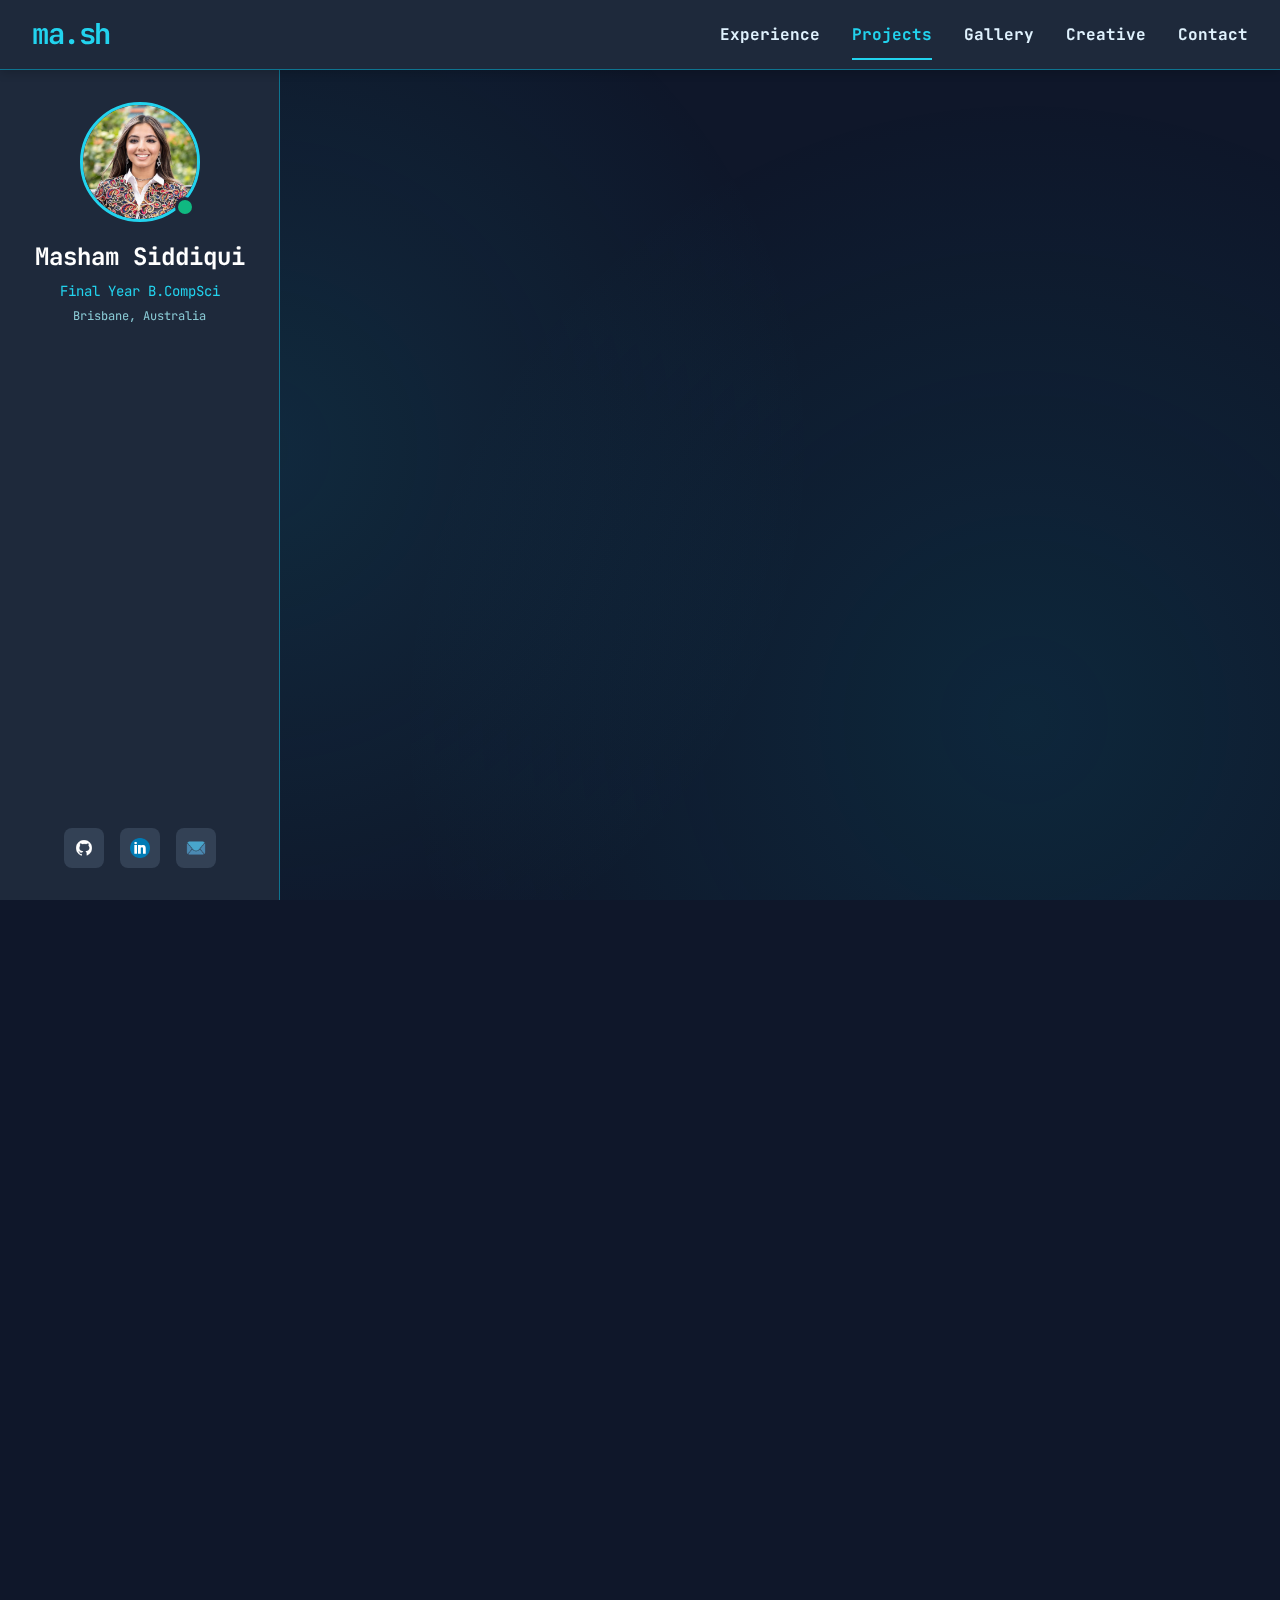
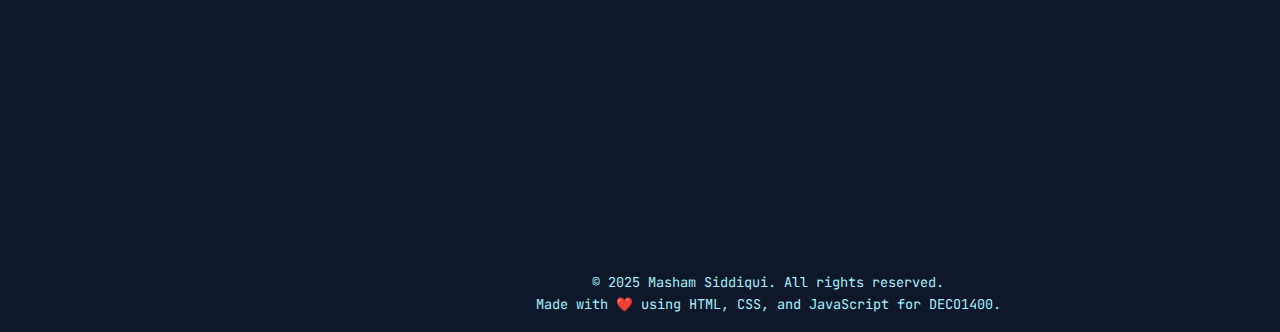
<file: projects.html>
<!DOCTYPE html>
<html lang="en">
<head>
    <meta charset="UTF-8">
    <meta name="viewport" content="width=device-width, initial-scale=1.0, maximum-scale=5.0">
    <title>Masham Siddiqui | Projects</title>
    <link rel="stylesheet" href="https://fonts.googleapis.com/css2?family=JetBrains+Mono:wght@400;700&display=swap">
    <link rel="stylesheet" href="css/styles.css">
    <link rel="icon" type="image/png" href="images/favicon.png">
</head>
<body id="projects-page">
    <header class="top-navbar">
        <a href="index.html" class="site-logo">ma.sh</a>
        <nav>
            <a href="experience.html">Experience</a>
            <a href="projects.html">Projects</a>
            <a href="gallery.html">Gallery</a>
            <a href="creative.html">Creative</a>
            <a href="contact.html">Contact</a>
        </nav>
    </header>

    <div class="layout-container">
        <aside class="sidebar">
            <div class="sidebar-content">
                <div class="profile-section">
                    <div class="profile-image-wrapper">
                        <img src="images/me.jpeg" alt="Masham Siddiqui" class="profile-photo">
                        <div class="profile-status"></div>
                    </div>
                    <h1 class="profile-name">Masham Siddiqui</h1>
                    <p class="profile-title">Final Year B.CompSci</p>
                    <p class="profile-location">Brisbane, Australia</p>
                </div>

                <nav class="nav-menu">
                </nav>

                <div class="social-links">
                    <a href="https://github.com/mashamegul" class="social-link" target="_blank">
                        <img src="images/icons/github-icon.png" alt="GitHub">
                    </a>
                    <a href="https://linkedin.com/mashamegul" class="social-link" target="_blank">
                        <img src="images/icons/linkedin-icon.png" alt="GitHub">
                    </a>
                    <a href="mailto:therealmasham@gmail.com" class="social-link">
                        <img src="images/icons/email-icon.png" alt="Email">
                    </a>
                </div>
            </div>
        </aside>

        <main class="main-content">
            <section id="projects-section" class="section">
                <div class="section-header">
                    <h2 class="section-heading">Featured Projects</h2>
                    <div class="terminal-dots">
                        <span class="dot red"></span>
                        <span class="dot yellow"></span>
                        <span class="dot green"></span>
                    </div>
                </div>
                
                <div class="projects-grid">
                    <div class="project-card" id="daily-assignment-system"
                        data-full-description="Led a 12-week personal project optimising task management inefficiencies in Amazon warehouses, reducing 140,000+ annual lost hours across ~870 stores by developing bulk unassignment APIs using Java, AWS Lambda, DynamoDB, and SQS. Enhanced frontend features using React, TypeScript, and AWS, ensuring seamless integration with backend systems and contributing to deployment readiness through Amazon's CI/CD pipelines. Strengthened system reliability by implementing Mockito for automated testing and integrating Amazon CloudWatch for enhanced monitoring and debugging."
                        data-images="images/projects/amazon1.png">
                        <div class="project-icon">
                            <img src="images/icons/amazon.png" alt="Amazon Icon" class="project-logo-icon">
                        </div>
                        <h3>
                        Daily Assignment System
                        <span class="project-company">Amazon</span>
                        </h3>
                        <p>Led a 12-week personal project optimising task management inefficiencies in Amazon warehouses, reducing 140,000+ annual lost hours across ~870 stores.</p>
                        <div class="project-tech">
                            <span class="tech-pill">Java</span>
                            <span class="tech-pill">AWS Lambda</span>
                            <span class="tech-pill">DevOps</span>
                            <span class="tech-pill">DynamoDB</span>
                            <span class="tech-pill">SQS</span>
                            <span class="tech-pill">React</span>
                            <span class="tech-pill">TypeScript</span>
                            <span class="tech-pill">Mockito</span>
                            <span class="tech-pill">CloudWatch</span>
                        </div>
                    </div>

                    <div class="project-card" id="atlassian-project"
                        data-full-description="Developed and implemented the 'Add Web Link' feature for the Jira Android app using Kotlin, integrating with REST APIs, handling errors, and building custom Jetpack Compose UI components. Implemented feature flags with Launch Darkly and integrated the 'Add Web Link' button into the overflow menu, enhancing user functionality and ensuring controlled rollouts. Collaborated with the Jira Mobile team using Bitbucket for code reviews and Jira for task management, and created a prototype demo to enhance skills in Android development. Also developed a Restaurant Review App during the internship to learn Kotlin before diving into the Jira codebase, which allows users to leave and read reviews with advanced functionality like dark mode and multi-language support."
                        data-images="images/projects/atlassian1.png,images/projects/atlassian2.png">
                        <div class="project-icon">
                            <img src="images/icons/atlassian.png" alt="Jira Icon" class="project-logo-icon">
                        </div>
                        <h3>Jira Android Feature <span class="project-company">Atlassian</span></h3>
                        <p>Developed and implemented the 'Add Web Link' feature for the Jira Android app and a Restaurant Review App using Kotlin and Jetpack Compose UI components.</p>
                        <div class="project-tech">
                            <span class="tech-pill">Kotlin</span>
                            <span class="tech-pill">Android</span>
                            <span class="tech-pill">Jetpack Compose</span>
                            <span class="tech-pill">REST APIs</span>
                            <span class="tech-pill">Launch Darkly</span>
                            <span class="tech-pill">Bitbucket</span>
                        </div>
                    </div>

                    <div class="project-card" id="greenstreets"
                        data-full-description="Led full-stack development of an image recognition system using YOLOV3 to detect rubbish on council vehicles and upload data to a heatmap, incentivising citizens to engage in local waste clean-up efforts. Collaborated with UQ and DNUI students, contributing to both backend and frontend development. Built backend systems with Python and AWS for data processing and integration. Supported frontend development using HTML, CSS, and React to enable intuitive data visualisation and enhance user engagement. Conducted machine learning research to enhance model accuracy, contributing to the project winning the Best International Team Award (1st Place Overall) for innovation and excellence."
                        data-github-link="https://gitee.com/DYX021210/green-streets"
                        data-images="images/projects/greenstreets1.png,images/projects/greenstreets2.png">
                        <div class="project-icon">
                            <img src="images/icons/greenstreets.png" alt="GreenStreets Icon" class="project-logo-icon">
                        </div>
                        <h3>GreenStreets <span class="project-company">UQ x DNUI</span></h3>
                        <h3><span class="project-company">1st Place</span></h3>
                        <p>Led full-stack development of an image recognition system using YOLOV3 to detect rubbish on council vehicles and upload data to a heatmap. Won Best International Team Award.</p>
                        <div class="project-tech">
                            <span class="tech-pill">Python</span>
                            <span class="tech-pill">YOLOv3</span>
                            <span class="tech-pill">ML</span>
                            <span class="tech-pill">AWS</span>
                            <span class="tech-pill">React</span>
                        </div>
                    </div>

                    <div class="project-card" id="imc-prosperity"
                        data-full-description="Developed an algorithmic trading bot for the IMC Prosperity 3 competition, achieving #1 QLD, #9 AUS as overall ranks, and #60th globally for our algorithm amongst over 12,000 teams. The bot leveraged advanced algorithms for market analysis and automated trading strategies to maximize returns. I worked on the algorithmic trading side, developing Python-based strategies for market making, statistical arbitrage, and volatility modelling. I deepened my understanding of market microstructure, economic modelling, risk management, and strategy optimisation under live conditions through team collaboration."
                        data-github-link="https://github.com/TheNoZER0/imc-prosperity3"
                        data-images="images/projects/imc1.png,images/projects/imc2.png">
                        <div class="project-icon">
                            <img src="images/icons/imc.png" alt="IMC Icon" class="project-logo-icon">
                        </div>                        
                        <h3>Algorithmic Trading Competition <span class="project-company">(IMC Prosperity 3)</span></h3>
                        <p>Developed an algorithmic trading bot for the IMC Prosperity 3 competition, achieving #1 QLD, #9 AUS, and #89 Globally.</p>
                        <div class="project-tech">
                            <span class="tech-pill">Python</span>
                            <span class="tech-pill">Algorithms</span>
                            <span class="tech-pill">Trading</span>
                            <span class="tech-pill">Data Analysis</span>
                        </div>
                    </div>

                    <div class="project-card" id="solunar"
                        data-full-description="Selected as a Top 5 finalist in the UQ Ventures Industry Challenge amongst over 100 teams and over 500 students for designing an autonomous beach-cleaning robot and drone system tackling coastal pollution. Designed a conceptual system combining aerial rubbish detection with an accessible, sorting-enabled mobile bin. Led research and prototyping efforts, including environmental problem validation and system architecture mockups. Pitched the solution to industry mentors and judges, standing out among 100+ interdisciplinary teams. Solunar is an autonomous beach cleaning solution combining robotics, drones, and AI. The drone uses computer vision to identify litter on the beach, while the ground robot, guided by GPS and machine learning, collects the waste. Powered by solar energy, Solunar operates sustainably at night and serves as a mobile trash bin during the day. Its digital interface displays real-time environmental facts, encouraging community awareness. The system’s scalable design makes it adaptable for various beach sizes, and it plays a crucial role in preserving coastal environments, particularly in preparation for large events like the 2032 Olympics."
                        data-images="images/projects/solunar1.png,images/projects/solunar2.png">
                        <div class="project-icon">🤖</div>
                        <h3>Solunar
                            <span class="project-company">UQ Ventures</span>
                        </h3>
                        <p>Selected as a Top 5 finalist in the UQ Ventures Industry Challenge for designing an autonomous beach-cleaning robot and drone system.</p>
                        <div class="project-tech">
                            <span class="tech-pill">Robotics</span>
                            <span class="tech-pill">Drone Tech</span>
                            <span class="tech-pill">Environmental Tech</span>
                            <span class="tech-pill">Innovation</span>
                        </div>
                    </div>

                    <div class="project-card" id="deit-alzheimers"
                        data-full-description="COMP3710 (Pattern Recognition and Analysis) | Alzheimer’s Disease Classification Using DeiT-small. I implemented a machine learning pipeline using DeiT-small to classify MRI scans as Alzheimer’s Disease (AD) or Normal Control (NC). The model achieved 81.42% validation accuracy through effective preprocessing, attention-based feature extraction, and early stopping to prevent overfitting."
                        data-images="images/projects/deit1.png,images/projects/deit2.png"
                        data-github-link="https://github.com/mashamegul/PatternAnalysis-2024/tree/topic-recognition/recognition/GFNet_Alzheimer_Classification_47443433">
                        <div class="project-icon">
                            <img src="images/icons/uq.png" alt="UQ Icon" class="project-logo-icon">
                        </div>  
                        <h3>DeiT Vision Transformer <span class="project-company">UQ</span></h3>
                        <p>Implemented a machine learning pipeline using DeiT-small to classify MRI scans for Alzheimer’s Disease, achieving 81.42% validation accuracy.</p>
                        <div class="project-tech">
                            <span class="tech-pill">Machine Learning</span>
                            <span class="tech-pill">Computer Vision</span>
                            <span class="tech-pill">Deep Learning</span>
                            <span class="tech-pill">Python</span>
                        </div>
                    </div>

                    <div class="project-card" id="box-blitz"
                        data-full-description="Box Blitz is an API designed specifically for the 2024 SIC 2.5 Day Hackathon (UQSIC x UQ Ventures x UQIES x EWB). Designed to seamlessly integrate with the systems of large retail companies offering click & collect services or deliveries, Box Blitz revolutionises the packaging process. Utilising advanced algorithms to analyse product details, it optimises packaging solutions, reducing unnecessary void fill and minimizing supply chain wastage. This initiative not only promotes cost savings and enhances employee efficiency but also plays a pivotal role in advancing the circular economy by ensuring packaging practices are sustainable. Box Blitz differs from its competitors through its internal packaging consideration and Deep Learning algorithms which allows the Box Blitz model to learn best-fit package suggestions with user validation. Through Box Blitz, retailers can achieve a balance between operational efficiency and environmental stewardship, paving the way for a more sustainable future in online shopping.">
                        <div class="project-icon">📦</div>
                        <h3>Box Blitz <span class="project-company">SIC Hackathon</span></h3>
                        <p>Designed an API for optimising retail packaging solutions using advanced algorithms and Deep Learning, reducing waste and enhancing efficiency.</p>
                        <div class="project-tech">
                            <span class="tech-pill">AI</span>
                            <span class="tech-pill">Deep Learning</span>
                            <span class="tech-pill">API Development</span>
                            <span class="tech-pill">Circular Economy</span>
                        </div>
                    </div>
                </div>
                
                <div class="content-card note-card fade-in">
                    <p class="intro-text">
                        Seems like something is missing here? This is a work in progress of my very extensive project history.<br>
                        If you want to know more, visit my <a href="https://linkedin.com/in/mashamegul" target="_blank" class="inline-link">LinkedIn profile</a>!
                        More information will be added here soon.
                    </p>
                </div>
            </section>
        </main>
    </div>

    <div class="footer-background">
        <div class="contact-footer">
            <p>© 2025 Masham Siddiqui. All rights reserved.<br>Made with ❤️ using HTML, CSS, and JavaScript for DECO1400.</p>
        </div>
    </div>

    <div id="projectDetailModal" class="modal">
        <span class="close-button">&times;</span>
        <div class="modal-content project-modal-content">
            <h2 id="projectModalTitle"></h2>
            <div id="projectModalImages" class="project-modal-images">
                </div>
            <p id="projectModalDescription"></p>
            <div id="projectModalTech" class="project-tech">
                </div>
            <a id="projectModalGithubLink" href="#" target="_blank" class="github-button" style="display: none;">
                <img src="images/icons/github-icon.png" alt="GitHub Icon"> View on GitHub
            </a>
        </div>
    </div>

    <div id="imageModal" class="modal">
        <span class="close-button">&times;</span>
        <img class="modal-content" id="modalImage">
        <div id="caption" class="modal-caption"></div>
    </div>

    <button class="mobile-menu-toggle" aria-label="Toggle menu">
        <span></span>
        <span></span>
    </button>

    <script src="js/main.js"></script>
</body>
</html>
</file>
<file: style.css>
* {
    margin: 0;
    padding: 0;
    box-sizing: border-box;
}

body {
    background-size: cover;
    background-color: #10141a;
    font-family: 'JetBrains Mono', monospace;
}

#header {
    width: 100%;
    height: 100vh;
    display: flex;
    align-items: center;
    justify-content: center;
}

.container {
    padding: 10px 10%;
}

.terminal-window {
    background-color: #192029;
    width: 800px;
    padding: 20px;
    border-radius: 10px;
    position: relative;
    box-shadow: rgba(14, 63, 126, 0.04) 0px 0px 0px 1px, rgba(42, 51, 69, 0.04) 0px 1px 1px -0.5px, rgba(42, 51, 70, 0.04) 0px 3px 3px -1.5px, rgba(42, 51, 70, 0.04) 0px 6px 6px -3px, rgba(14, 63, 126, 0.04) 0px 12px 12px -6px, rgba(14, 63, 126, 0.04) 0px 24px 24px -12px;
    transition: height 0.3s ease;
}

.terminal-window:first-of-type {
	--base: 250;
	--spread: 320;
	--outer: 1;
}

/* Glow effect for terminal */
.terminal-window {
    --border-size: calc(var(--border, 2) * 1px);
    --spotlight-size: calc(var(--size, 150) * 1px);
    --hue: calc(var(--base) + (var(--xp, 0) * var(--spread, 0)));
    background-image: radial-gradient(
        var(--spotlight-size) var(--spotlight-size) at
        calc(var(--x, 0) * 1px)
        calc(var(--y, 0) * 1px),
        hsl(var(--hue, 210) calc(var(--saturation, 100) * 1%) calc(var(--lightness, 70) * 1%) / var(--bg-spot-opacity, 0.1)), transparent
    );
    background-color: var(hsl(240, 100%, 70% / 0.2));
    background-size: calc(100% + (2 * var(--border-size))) calc(100% + (2 * var(--border-size)));
    background-position: 50% 50%;
    background-attachment: fixed;
    border: var(--border-size) solid var(--backup-border);
    position: relative;
    touch-action: none;
    border-radius: 10px;
}

.terminal-window::before,
.terminal-window::after {
    pointer-events: none;
    content: "";
    position: absolute;
    inset: calc(var(--border-size) * -1);
    border: var(--border-size) solid transparent;
    border-radius: 10px;
    background-attachment: fixed;
    background-size: calc(100% + (2 * var(--border-size))) calc(100% + (2 * var(--border-size)));
    background-repeat: no-repeat;
    background-position: 50% 50%;
    mask:
        linear-gradient(transparent, transparent),
        linear-gradient(white, white);
    mask-clip: padding-box, border-box;
    mask-composite: intersect;
}

.terminal-window::before {
    background-image: radial-gradient(
        calc(var(--spotlight-size) * 0.75) calc(var(--spotlight-size) * 0.75) at
        calc(var(--x, 0) * 1px)
        calc(var(--y, 0) * 1px),
        hsl(var(--hue, 210) calc(var(--saturation, 50) * 1%) calc(var(--lightness, 50) * 1%) / var(--border-spot-opacity, 1)), transparent 100%
    );
    filter: brightness(2);
}

.terminal-window::after {
    background-image: radial-gradient(
        calc(var(--spotlight-size) * 0.5) calc(var(--spotlight-size) * 0.5) at
        calc(var(--x, 0) * 1px)
        calc(var(--y, 0) * 1px),
        hsl(60 100% 100% / var(--border-light-opacity, 1)), transparent 100%
    );
}

.terminal-content {
    color: #D4D4D4;
    font-size: 1.2rem;
    transition: font-size 0.3s ease, padding 0.3s ease;
}

.dollar-sign {
    color: #D4D4D4;
}

.command {
    color: #ea4780;
}

.directory {
    color: #e886a8;
}

.output {
    margin-top: 20px;
    padding-top: 10px;
}

.terminal-link {
    color: #8abfea;
    text-decoration: none;
    margin-right: 20px;
    transition: font-size 0.3s ease, padding 0.3s ease, margin 0.3s ease;
}

.terminal-link:hover {
    text-decoration: underline;
}

.cursor {
    display: inline-block;
    width: 2px;
    height: 1.2em;
    margin-left: 2px;
    animation: blink 1s steps(1) infinite;
}

@keyframes blink {
    50% {
        opacity: 0;
    }
}

.hidden {
    display: none;
}
</file>
<file: css/styles.css>
:root {
    --bg-primary: #0f172a;
    --bg-secondary: #1e293b;
    --bg-tertiary: #334155;
    --text-primary: #e0f2fe;
    --text-secondary: #a5f3fc;
    --accent-primary: #22d3ee;
    --accent-secondary: #06b6d4;
    --border-color: #0e7490;
    --sidebar-width: 280px;
    --transition-speed: 0.3s;
    --top-navbar-height: 70px;
}

* {
    margin: 0;
    padding: 0;
    box-sizing: border-box;
}

html {
    scroll-behavior: smooth;
}

body {
    font-family: 'JetBrains Mono', monospace;
    background-color: var(--bg-primary);
    color: var(--text-primary);
    overflow-x: hidden;
    line-height: 1.6;
    height: 100%;  
}

body.menu-open {
    overflow: hidden;
}

/* Top Horizontal Navigation Bar */
.top-navbar {
    position: fixed;
    top: 0;
    left: 0;
    width: 100%;
    height: var(--top-navbar-height);
    background-color: var(--bg-secondary);
    border-bottom: 1px solid var(--border-color);
    padding: 0 2rem;
    z-index: 150;
    display: flex;
    justify-content: space-between;
    align-items: center;
    box-shadow: 0 2px 10px rgba(0,0,0,0.2);
    transition: background-color var(--transition-speed) ease;
}

.site-logo {
    font-size: 1.8rem;
    font-weight: bold;
    color: var(--accent-primary);
    text-decoration: none;
    letter-spacing: -0.05em;
    transition: color var(--transition-speed) ease, transform var(--transition-speed) ease;
    position: relative;
}

.site-logo:hover {
    color: white;
    transform: scale(1.05);
}

.site-logo .already-here-popup {
    position: absolute;
    bottom: -35px;
    left: 80%;
    transform: translateX(-50%);
    background-color: var(--bg-tertiary);
    color: var(--text-secondary);
    padding: 0.4rem 0.8rem;
    border-radius: 6px;
    font-size: 0.75rem;
    white-space: nowrap;
    opacity: 0;
    visibility: hidden;
    transition: opacity var(--transition-speed) ease, visibility var(--transition-speed) ease, transform var(--transition-speed) ease;
    pointer-events: none;
    box-shadow: 0 2px 8px rgba(0,0,0,0.3);
}

.site-logo:hover .already-here-popup {
    opacity: 1;
    visibility: visible;
    transform: translateX(-50%) translateY(-5px);
}

.top-navbar nav {
    display: flex;
    gap: 2rem;
}

.top-navbar nav a {
    color: var(--text-primary);
    text-decoration: none;
    font-weight: bold;
    padding: 0.5rem 0;
    position: relative;
    transition: color var(--transition-speed) ease;
}

.top-navbar nav a::after {
    content: '';
    position: absolute;
    left: 0;
    bottom: -5px;
    width: 100%;
    height: 2px;
    background-color: var(--accent-primary);
    transform: scaleX(0);
    transition: transform var(--transition-speed) ease-out;
}

.top-navbar nav a:hover::after,
.top-navbar nav a.active::after {
    transform: scaleX(1);
}

.top-navbar nav a.active {
    color: var(--accent-primary);
}

/* Layout Container */
.layout-container {
    display: flex;
    flex-direction: row;
    min-height: 100%;
    padding-top: var(--top-navbar-height);
    overflow: hidden;
}

/* Sidebar Styles */
.sidebar {
    position: fixed;
    left: 0;
    top: 0;
    width: var(--sidebar-width);
    height: 100vh;
    background-color: var(--bg-secondary);
    border-right: 1px solid var(--border-color);
    overflow-y: auto;
    z-index: 100;
    transition: transform var(--transition-speed) ease;
    padding-top: var(--top-navbar-height);
}

.sidebar-content {
    padding: 2rem;
    display: flex;
    flex-direction: column;
    height: 100%;
}

/* Profile Section */
.profile-section {
    text-align: center;
    margin-bottom: 2rem;
    will-change: transform;
}

.profile-image-wrapper {
    position: relative;
    width: 120px;
    height: 120px;
    margin: 0 auto 1rem;
}

.profile-photo {
    width: 100%;
    height: 100%;
    border-radius: 50%;
    object-fit: cover;
    border: 3px solid var(--accent-primary);
    transition: transform var(--transition-speed) ease;
}

.profile-photo:hover {
    transform: scale(1.05);
}

.profile-status {
    position: absolute;
    bottom: 5px;
    right: 5px;
    width: 20px;
    height: 20px;
    background-color: #10b981;
    border-radius: 50%;
    border: 3px solid var(--bg-secondary);
    animation: pulse-status 2s infinite;
}

@keyframes pulse-status {
    0% {
        box-shadow: 0 0 0 0 rgba(16, 185, 129, 0.7);
    }
    70% {
        box-shadow: 0 0 0 10px rgba(16, 185, 129, 0);
    }
    100% {
        box-shadow: 0 0 0 0 rgba(16, 185, 129, 0);
    }
}

.profile-name {
    font-size: 1.5rem;
    font-weight: bold;
    color: white;
    margin-bottom: 0.25rem;
    min-height: 1.5rem;
    display: inline-block;
    vertical-align: top;
    white-space: nowrap;
}

.profile-title {
    font-size: 0.875rem;
    color: var(--accent-primary);
    margin-bottom: 0.25rem;
}

.profile-location {
    font-size: 0.75rem;
    color: var(--text-secondary);
    opacity: 0.8;
}

/* Navigation Menu */
.nav-menu {
    flex: 1;
    margin: 2rem 0;
    will-change: transform;
}

.nav-link {
    display: flex;
    align-items: center;
    padding: 0.75rem 1rem;
    margin-bottom: 0.5rem;
    color: var(--text-secondary);
    text-decoration: none;
    border-radius: 8px;
    transition: background-color var(--transition-speed) ease, 
                color var(--transition-speed) ease, 
                transform var(--transition-speed) ease;
    position: relative;
    overflow: hidden;
    height: 40px;
}

.nav-link::before {
    content: '';
    position: absolute;
    left: 0;
    top: 0;
    width: 3px;
    height: 100%;
    background-color: var(--accent-primary);
    transform: translateX(-100%);
    transition: transform var(--transition-speed) ease;
}

.nav-link:hover,
.nav-link.active {
    background-color: var(--bg-tertiary);
    color: white;
}

.nav-link.active::before,
.nav-link:hover::before {
    transform: translateX(0);
}

.nav-icon {
    font-size: 1.25rem;
    margin-right: 0.75rem;
    transition: transform var(--transition-speed) ease;
}

.nav-link:hover .nav-icon {
    transform: scale(1.2);
}

.nav-text {
    font-size: 0.875rem;
}

/* Sub-navigation menu for internal page sections */
.sub-nav-menu {
    margin-left: 1rem;
    padding-left: 0.5rem;
    border-left: 1px solid var(--border-color);
    margin-top: 0.5rem;
    margin-bottom: 1rem;
    display: none;
}

.sub-nav-menu .nav-link {
    padding: 0.5rem 0.75rem;
    font-size: 0.8rem;
    margin-bottom: 0.25rem;
    height: 32px;
    transition: background-color var(--transition-speed) ease, 
                color var(--transition-speed) ease;
}

.sub-nav-menu .nav-link::before {
    width: 2px;
}

/* Social Links */
.social-links {
    display: flex;
    justify-content: center;
    gap: 1rem;
    margin-top: auto;
}

.social-link {
    width: 40px;
    height: 40px;
    display: flex;
    align-items: center;
    justify-content: center;
    background-color: var(--bg-tertiary);
    border-radius: 8px;
    transition: all var(--transition-speed) ease;
}

.social-link:hover {
    background-color: var(--accent-primary);
    transform: translateY(-3px);
}

.social-link img {
    width: 20px;
    height: 20px;
}

/* Main Content */
.main-content {
    margin-left: var(--sidebar-width);
    flex: 1;
    padding: 2rem;
    width: 100%;
    box-sizing: border-box;
}

.main-content .section {
    max-width: 1100px; /* Example: Adjust this value as needed */
    margin-left: auto;
    margin-right: auto;
}

/* Section Styles */
.section {
    margin-bottom: 4rem;
    opacity: 0;
    animation: fadeInUp 0.6s ease forwards;
    scroll-margin-top: calc(var(--top-navbar-height) + 20px);
}

@keyframes fadeInUp {
    to {
        opacity: 1;
        transform: translateY(0);
    }
    from {
        opacity: 0;
        transform: translateY(20px);
    }
}

.section-header {
    display: flex;
    justify-content: space-between;
    align-items: center;
    margin-bottom: 2rem;
    padding-bottom: 1rem;
    border-bottom: 1px solid var(--border-color);
    padding-right: 1rem;
    width: 100%;
    box-sizing: border-box;
}

.section-heading {
    font-size: 2rem;
    color: white;
    position: relative;
}

/* Terminal Dots */
.terminal-dots {
    display: flex;
    gap: 0.5rem;
}

.dot {
    width: 12px;
    height: 12px;
    border-radius: 50%;
    animation: pulse 2s infinite;
}

.dot.red { background-color: #ef4444; animation-delay: 0s; }
.dot.yellow { background-color: #eab308; animation-delay: 0.2s; }
.dot.green { background-color: #22c55e; animation-delay: 0.4s; }

@keyframes pulse {
    0%, 100% { opacity: 1; }
    50% { opacity: 0.5; }
}

/* Content Card */
.content-card {
    background-color: var(--bg-secondary);
    padding: 2rem;
    border-radius: 12px;
    border: 1px solid var(--border-color);
    box-shadow: 0 4px 6px rgba(0, 0, 0, 0.1);
}

@media (max-width: 768px) {
    .content-card {
        padding: 1.5rem;
    }
}

.content-card-contact {
    padding: 9.5rem;
    border-radius: 12px;
}

@media (max-width: 768px) {
    .content-card-contact {
        padding: 2rem;
    }
}

.intro-text {
    font-size: 1rem;
    color: var(--accent-primary);
    font-weight: 500;
}

.terminal-command {
  font-family: 'JetBrains Mono', monospace;
  background-color: var(--bg-tertiary);
  color: #00ffd1;
  padding: 0.3em 0.6em;
  border-radius: 6px;
  display: inline-block;
  font-size: 1.1em;
}

.blinking-cursor {
  color: #00ffd1;
  animation: blink 1s step-start infinite;
}

strong {
  color: var(--accent-secondary);
  font-weight: 600;
  letter-spacing: 0.3px;
}

em {
  color: var(--accent-primary);
  font-style: normal;
  font-weight: 500;
  opacity: 0.85;
}

@keyframes blink {
  50% { opacity: 0; }
}

.inline-link {
    color: var(--accent-primary);
    text-decoration: underline;
    transition: color var(--transition-speed) ease;
}

.inline-link:hover {
    color: white;
}

/* About Grid */
.about-grid {
    display: grid;
    grid-template-columns: 1fr 1fr;
    gap: 2rem;
}

.about-text h3 {
    color: white;
    margin-bottom: 0.5rem;
    margin-top: 1.5rem;
}

.about-text h3:first-child {
    margin-top: 0;
}

.about-text p {
    color: var(--text-primary);
    margin-bottom: 1rem;
}

/* Tech Grid */
.tech-grid {
    display: grid;
    grid-template-columns: repeat(auto-fit, minmax(80px, max-content));
    gap: 1rem;
    justify-content: center;
}

.tech-item {
    display: flex;
    flex-direction: column;
    justify-content: space-between;
    align-items: center;
    width: 80px;
    height: 100px;
    padding: 0.75rem;
    background-color: var(--bg-tertiary);
    border-radius: 8px;
    transition: all var(--transition-speed) ease;
    cursor: pointer;
    box-sizing: border-box;
    overflow: visible;
    position: relative;
    z-index: 0;
    animation: float 3s ease-in-out infinite;
}

.tech-item:nth-child(2n) {
    animation-delay: 0.5s;
}

.tech-item:nth-child(3n) {
    animation-delay: 1s;
}

.tech-item:hover {
    transform: translateY(-5px);
    box-shadow: 0 5px 15px rgba(34, 211, 238, 0.3);
    background-color: rgba(34, 211, 238, 0.1);
}

.tech-item img {
    width: 36px;
    height: 36px;
    object-fit: contain;
    margin-bottom: 0.4rem;
}

.tech-item span {
    font-size: 0.7rem;
    color: var(--text-secondary);
    text-align: center;
}

.tech-hover-detail {
    position: absolute;
    top: -1.8rem;
    left: 50%;
    transform: translateX(-50%);
    font-size: 0.65rem;
    color: var(--accent-primary);
    background-color: rgba(15, 23, 42, 0.9);
    padding: 0.25rem 0.5rem;
    border-radius: 4px;
    white-space: nowrap;
    opacity: 0;
    pointer-events: none;
    transition: opacity 0.2s ease;
    z-index: 9999;
}

.tech-item:hover .tech-hover-detail {
    opacity: 1;
}

@keyframes float {
    0%, 100% {
        transform: translateY(0);
    }
    50% {
        transform: translateY(-10px);
    }
}

/* Timeline */
.timeline {
    position: relative;
    padding-left: 2rem;
}

.timeline::before {
    content: '';
    position: absolute;
    left: 0;
    top: 0;
    bottom: 0;
    width: 2px;
    background: linear-gradient(to bottom, var(--accent-primary), var(--accent-secondary));
}

.timeline-item {
    position: relative;
    margin-bottom: 2rem;
    opacity: 0;
    animation: slideIn 0.6s ease forwards;
}

.timeline-item:nth-child(1) { animation-delay: 0.1s; }
.timeline-item:nth-child(2) { animation-delay: 0.2s; }
.timeline-item:nth-child(3) { animation-delay: 0.3s; }
.timeline-item:nth-child(4) { animation-delay: 0.4s; }
.timeline-item:nth-child(5) { animation-delay: 0.5s; }
.timeline-item:nth-child(6) { animation-delay: 0.6s; }
.timeline-item:nth-child(7) { animation-delay: 0.7s; }
.timeline-item:nth-child(8) { animation-delay: 0.8s; }
.timeline-item:nth-child(9) { animation-delay: 0.9s; }
.timeline-item:nth-child(10) { animation-delay: 1.0s; }


@keyframes slideIn {
    to {
        opacity: 1;
        transform: translateX(0);
    }
    from {
        opacity: 0;
        transform: translateY(20px);
    }
}

.slide-in-left {
    transform: translateX(-30px);
}

.slide-in-right {
    transform: translateX(30px);
}

.timeline-marker {
    position: absolute;
    left: -2.3rem;
    top: 1.8rem;
    width: 12px;
    height: 12px;
    background-color: var(--accent-primary);
    border-radius: 50%;
    box-shadow: 0 0 0 3px var(--bg-primary);
}

.timeline-content {
    background-color: var(--bg-secondary);
    padding: 1.5rem;
    border-radius: 8px;
    border: 1px solid var(--border-color);
}

.timeline-header {
    display: flex;
    justify-content: space-between;
    align-items: center;
    margin-bottom: 0.5rem;
}

.company-name {
    color: var(--accent-primary);
    font-weight: 600;
    font-size: 1.05rem;
    margin-right: 0.25rem;
}

.timeline-header h3 {
    font-size: 1rem;
    font-weight: 500;
    color: var(--text-primary);
    display: flex;
    flex-wrap: wrap;
    align-items: baseline;
    gap: 0.25rem;
}

.timeline-date {
    font-size: 0.875rem;
    color: var(--accent-primary);
    text-align: right;
    margin-top: 0.95rem;
}

.timeline-tags {
    display: flex;
    flex-wrap: wrap;
    gap: 0.5rem;
    margin-top: 1rem;
}

.tag {
    background-color: var(--bg-tertiary);
    color: var(--text-secondary);
    padding: 0.25rem 0.75rem;
    border-radius: 20px;
    font-size: 0.75rem;
}

.footer-background {
    background-color: var(--bg-primary);
    width: 100%;
    padding-bottom: 1rem;
    box-sizing: border-box;
    z-index: 0;
    position: bottom;
    left: 0;
    bottom: 0;
}

.contact-footer {
    text-align: center;
    padding-left: 16rem;
    padding-top: 10px;
    font-size: 0.85rem;
    color: var(--text-secondary);
}

/* Projects Grid */
.projects-grid {
    display: grid;
    grid-template-columns: repeat(auto-fit, minmax(300px, 1fr));
    gap: 1.5rem;
    margin-bottom: 2rem;
}

.project-card {
    background-color: var(--bg-secondary);
    padding: 2rem;
    border-radius: 12px;
    border: 1px solid var(--border-color);
    transition: all var(--transition-speed) ease;
    min-height: 280px;
    display: flex;
    flex-direction: column;
    justify-content: space-between;
    overflow: visible;
    cursor: pointer;
}

.project-card:hover {
    transform: translateY(-8px);
    box-shadow: 0 10px 25px rgba(34, 211, 238, 0.3);
    border-color: var(--accent-primary);
}

.project-card .project-company {
    font-size: 0.8em;
    color: var(--text-secondary);
    font-weight: normal;
    margin-left: 0rem;
}

.project-icon .project-logo-icon {
    width: 130px;
    height: 130px;
    object-fit: contain;
    filter: drop-shadow(0 0.001px 10px rgba(255, 255, 255, 0.417));
    padding-bottom: 2rem;
    padding-top: 2rem;
}

.project-icon {
    font-size: 3rem;
    margin-bottom: 1rem;
    display: flex;
    justify-content: center;
    align-items: center;
    height: 40px;
}

.project-card h3 {
    color: white;
    margin-bottom: 0.5rem;
}

.project-card p {
    color: var(--text-primary);
    font-size: 0.875rem;
    flex-grow: 1;
    overflow: hidden;
    text-overflow: ellipsis;
    display: -webkit-box;
    -webkit-line-clamp: 5;
    -webkit-box-orient: vertical;
    margin-bottom: 1rem;
}

.project-tech {
    display: flex;
    flex-wrap: wrap;
    gap: 0.5rem;
    margin-top: auto;
}

.tech-pill {
    background-color: rgba(34, 211, 238, 0.2);
    color: var(--accent-primary);
    padding: 0.25rem 0.75rem;
    border-radius: 20px;
    font-size: 0.75rem;
}

/* Gallery */
.gallery-container {
    display: grid;
    grid-template-columns: repeat(auto-fit, minmax(250px, 1fr));
    gap: 1.5rem;
}

.gallery-item {
    position: relative;
    overflow: hidden;
    border-radius: 12px;
    cursor: pointer;
    opacity: 0;
    animation: fadeInUp 0.6s ease forwards;
    display: flex;
}

.gallery-item:nth-child(1) { animation-delay: 0.1s; }
.gallery-item:nth-child(2) { animation-delay: 0.2s; }
.gallery-item:nth-child(3) { animation-delay: 0.3s; }
.gallery-item:nth-child(4) { animation-delay: 0.4s; }
.gallery-item:nth-child(5) { animation-delay: 0.5s; }
.gallery-item:nth-child(6) { animation-delay: 0.6s; }

.gallery-item img {
    width: 100%;
    height: 200px;
    object-fit: cover;
    transition: transform var(--transition-speed) ease;
}

.zoom-hover:hover img {
    transform: scale(1.1);
}

.gallery-overlay {
    position: absolute;
    bottom: 0;
    left: 0;
    right: 0;
    background: linear-gradient(to top, rgba(0,0,0,0.8), transparent);
    padding: 1.5rem 1rem 1rem;
    transform: translateY(100%);
    transition: transform var(--transition-speed) ease;
    pointer-events: none;
}

.gallery-item:hover .gallery-overlay {
    transform: translateY(0);
}

.gallery-overlay h3 {
    font-size: 0.9rem;
    margin-bottom: 0.1rem;
}

.gallery-overlay p {
    font-size: 0.75rem;
    color: var(--text-secondary);
}

.gallery-section {
    margin-bottom: 2rem;
}

/* Modal (Lightbox) Styles */
.modal {
    display: none;
    position: fixed;
    z-index: 200;
    left: 0;
    top: 0;
    width: 100%;
    height: 100%;
    overflow: hidden;
    background-color: rgba(0,0,0,0.9);
    align-items: center;
    justify-content: center;
    opacity: 0;
    transition: opacity 0.3s ease-in-out;
}

.modal.active {
    opacity: 1;
    display: flex;
}

.modal-content {
    max-width: 90%;
    max-height: 90vh;
    width: auto;
    height: auto;
    object-fit: contain;
    border-radius: 8px;
    transform: scale(0.8);
    transition: transform 0.3s ease-out;
}

@keyframes modalZoomIn {
    from { transform: scale(0.8); opacity: 0; }
    to { transform: scale(1); opacity: 1; }
}

@keyframes modalZoomOut {
    from { transform: scale(1); opacity: 1; }
    to { transform: scale(0.8); opacity: 0; }
}

.close-button {
    position: absolute;
    top: 15px;
    right: 35px;
    color: #f1f1f1;
    font-size: 40px;
    font-weight: bold;
    transition: 0.3s;
    cursor: pointer;
}

.close-button:hover,
.close-button:focus {
    color: var(--accent-primary);
    text-decoration: none;
    cursor: pointer;
}

.modal-caption {
    position: absolute;
    bottom: 20px;
    left: 50%;
    transform: translateX(-50%);
    text-align: center;
    color: #ccc;
    padding: 10px 20px;
    background-color: rgba(0,0,0,0.7);
    border-radius: 8px;
    max-width: 80%;
    box-sizing: border-box;
}

/* Contact Section */
.contact-content {
    padding-top: 4%;
    text-align: center;
    max-width: 600px;
    margin: 0 auto;
}

.contact-intro {
    font-size: 1.125rem;
    color: var(--text-primary);
    margin-bottom: 2rem;
}

@media screen and (max-width: 768px) {
    .contact-intro {
        padding: 0.75rem 1.5rem;
        font-size: 0.875rem;
    }
}

.contact-methods {
    display: flex;
    justify-content: center;
    gap: 1.5rem;
    flex-wrap: wrap;
}

.contact-button {
    display: flex;
    align-items: center;
    gap: 0.75rem;
    padding: 1rem 2rem;
    background-color: var(--bg-secondary);
    border: 2px solid var(--accent-primary);
    border-radius: 8px;
    color: var(--accent-primary);
    text-decoration: none;
    transition: all var(--transition-speed) ease;
}

.contact-button:hover {
    background-color: var(--accent-primary);
    color: var(--bg-primary);
    transform: translateY(-3px);
}

.contact-button img {
    width: 20px;
    height: 20px;
}

@media screen and (max-width: 768px) {
    .contact-button {
        padding: 0.75rem 1.5rem;
        font-size: 0.875rem;
    }   
}

.contact-note {
    margin-top: 2rem;
    font-size: 0.9rem;
    color: var(--text-secondary);
    padding-left:22%;
}

@media screen and (max-width: 768px) {
    .contact-note {
        padding-left: 0;
        text-align: center;
    }
}

/* Pulse Animation */
.pulse {
    animation: pulse-glow 2s infinite;
}

@keyframes pulse-glow {
    0% {
        box-shadow: 0 0 0 0 rgba(16, 185, 129, 0.7);
    }
    70% {
        box-shadow: 0 0 0 10px rgba(16, 185, 129, 0);
    }
    100% {
        box-shadow: 0 0 0 0 rgba(16, 185, 129, 0);
    }
}

/* Mobile Menu Toggle Button Styles */
.mobile-menu-toggle {
    position: fixed;
    top: 1rem;
    right: 1rem;
    z-index: 200;
    background-color: var(--bg-secondary);
    cursor: pointer;
    display: flex;
    flex-direction: column;
    justify-content: center; /* Center lines */
    align-items: center;
    height: 44px; 
    width: 44px; 
    transition: background-color var(--transition-speed) ease, border-color var(--transition-speed) ease, transform 0.2s ease;
}

.mobile-menu-toggle:hover {
    transform: scale(1.05);
}

.mobile-menu-toggle span {
    display: block;
    width: 28px; /* Slightly wider lines */
    height: 3px;
    background-color: var(--accent-primary);
    border-radius: 2px;
    transition: all 0.3s; /* Smoother transition for all transform properties */
    margin: 3.125px 0; /* Adjusted margin for two lines to form a better cross */
}

.mobile-menu-toggle.active {
    background-color: var(--accent-primary);
    border-color: var(--accent-primary);
}

.mobile-menu-toggle.active span:nth-child(1) {
    transform: translateY(3.125px) rotate(45deg); /* Adjusted transform for two lines to form a cross */
    background-color: var(--bg-primary);
}

.mobile-menu-toggle.active span:nth-child(2) {
    transform: translateY(-5.5px) rotate(-45deg); /* Adjusted transform for two lines to form a cross */
    background-color: var(--bg-primary);
}

/* Responsive Design */
@media (max-width: 1024px) {
    .about-grid {
        grid-template-columns: 1fr;
    }
    
    .tech-grid {
        grid-template-columns: repeat(3, 1fr);
    }

    .top-navbar nav {
        gap: 1rem;
    }
}

@media (max-width: 768px) {
    .sidebar {
        display: none !important;
    }
    
    .sidebar .profile-section {
        display: none;
    }

    #index-page .mobile-only-profile {
        display: block;
        padding-top: 1rem;
        margin-bottom: 2rem;
    }

    .top-navbar {
        display: flex;
        justify-content: space-between;
        align-items: center;
        padding: 0 1rem;
    }

    .top-navbar nav {
        position: absolute;
        top: var(--top-navbar-height);
        left: 0;
        width: 100%;
        height: calc(100vh - var(--top-navbar-height));
        background-color: var(--bg-secondary);
        border-top: 1px solid var(--border-color);
        padding: 1rem 0;
        box-shadow: 0 8px 16px rgba(0,0,0,0.2);
        overflow-y: auto;
        transform: translateX(100%);
        visibility: hidden;
        opacity: 0;
        transition: transform var(--transition-speed) ease-out, opacity var(--transition-speed) ease-out, visibility var(--transition-speed) ease-out;
        z-index: 140;
        flex-direction: column;
    }

    .top-navbar.active nav {
        transform: translateX(0);
        visibility: visible;
        opacity: 1;
        display: flex; /* Keep display flex for layout */
    }

    .top-navbar nav a {
        padding: 0.75rem 2rem;
        width: 100%;
        text-align: left;
    }

    .main-content {
        margin-left: 0;
        padding: 1rem;
    }
    
    /* Ensure mobile menu toggle is visible and correctly positioned on mobile */
    .mobile-menu-toggle {
        display: flex !important; /* Override display: none for mobile */
        position: fixed !important;
        top: 1rem !important;
        right: 1rem !important;
        z-index: 9999 !important; /* Increased z-index for modals */
        
        /* Reset other properties to ensure consistency */
        margin: 0 !important;
        transform: none !important;
        bottom: auto !important;
        left: auto !important;
    }
    
    .section-heading {
        font-size: 1.5rem;
    }

    .section:last-child {
        padding-bottom: 5vh; /* Further reduced padding for the last section on mobile */
    }
    
    .projects-grid {
        grid-template-columns: 1fr;
    }
    
    .gallery-container {
        grid-template-columns: 1fr;
    }
    
    .contact-methods {
        flex-direction: column;
    }

    .tech-grid {
        grid-template-columns: repeat(3, 1fr);
        gap: 0.5rem;
    }
    .tech-item {
        width: auto;
        height: 90px;
        padding: 0.5rem;
        flex-shrink: 0;
    }
    .tech-item img {
        width: 35px;
        height: 35px;
        margin-bottom: 0.2rem;
    }
    .tech-item span {
        font-size: 0.7rem;
    }
    .tech-hover-detail {
        font-size: 0.65rem;
    }

    .timeline {
        padding-left: 1rem;
    }

    .timeline-marker {
        left: -1.3rem;
        top: 1.5rem;
    }
    .timeline-content {
        padding: 1rem;
    }
    .timeline-header h3 {
        font-size: 0.95rem;
        gap: 0; 
    }
    .timeline-header h3 .company-name {
        margin-right: 0;
    }

    .timeline-date {
        font-size: 0.8rem;
    }
    .timeline-tags .tag {
        padding: 0.2rem 0.6rem; /* Smaller tags on mobile */
        font-size: 0.7rem;
    }

    .modal-content {
        width: 95%;
    }

    body.modal-open .mobile-menu-toggle {
        display: none !important;
    }

    .sub-nav-menu {
        display: none !important;
    }

    .contact-footer {
        padding: 1rem;
    }
}

@media (min-width: 769px) {
    .mobile-only-profile {
        display: none !important;
    }

    .top-navbar nav {
        display: flex !important;
        flex-direction: row !important;
        position: static !important;
        background-color: transparent !important;
        border-top: none !important;
        padding: 0 !important;
        box-shadow: none !important;
        transform: none !important;
        height: auto !important;
        overflow-y: visible !important;
    }
    .mobile-menu-toggle {
        display: none !important;
    }
    .sidebar {
        display: block !important;
    }
    .main-content {
        margin-left: var(--sidebar-width) !important;
    }
}

/* Smooth Scrolling for sections */
section {
    scroll-margin-top: calc(2rem + var(--top-navbar-height));
}

/* Loading Animation */
@keyframes fadeIn {
    from {
        opacity: 0;
    }
    to {
        opacity: 1;
    }
}

.fade-in {
    animation: fadeIn 0.6s ease;
}

/* Hover Effects */
a {
    transition: color var(--transition-speed) ease;
}

a:hover {
    color: var(--accent-primary);
}

/* Custom Scrollbar */
::-webkit-scrollbar {
    width: 8px;
}

::-webkit-scrollbar-track {
    background: var(--bg-primary);
}

::-webkit-scrollbar-thumb {
    background: var(--accent-secondary);
    border-radius: 4px;
}

::-webkit-scrollbar-thumb:hover {
    background: var(--accent-primary);
}

/* Text Selection */
::selection {
    background-color: var(--accent-primary);
    color: var(--bg-primary);
}

/* Focus Styles */
:focus {
    outline: 2px solid var(--accent-primary);
    outline-offset: 2px;
}

/* Animated Background Pattern */
.main-content::before {
    content: '';
    position: fixed;
    top: 0;
    left: 0;
    right: 0;
    bottom: 0;
    background-image: 
        radial-gradient(circle at 20% 50%, rgba(34, 211, 238, 0.1) 0%, transparent 50%),
        radial-gradient(circle at 80% 80%, rgba(6, 182, 212, 0.1) 0%, transparent 50%);
    pointer-events: none;
    z-index: -1;
}

/* Creative Section specific styles */
.creative-grid {
    display: grid;
    grid-template-columns: repeat(auto-fit, minmax(300px, 1fr));
    gap: 1.5rem;
}

.creative-item {
    background-color: var(--bg-secondary);
    padding: 1.5rem;
    border-radius: 12px;
    border: 1px solid var(--border-color);
    box-shadow: 0 4px 6px rgba(0, 0, 0, 0.1);
}

.creative-item h3 {
    color: white;
    margin-bottom: 0.75rem;
}

.creative-item p {
    font-size: 0.9rem;
    color: var(--text-primary);
    margin-bottom: 1rem;
}

.creative-item .project-tech, .creative-item .tag {
    margin-top: 0.5rem;
    margin-bottom: 1rem;
}

.creative-image {
    width: 100%;
    height: 180px;
    object-fit: cover;
    border-radius: 8px;
    margin-top: 1rem;
}

.creative-text-excerpt {
    font-style: italic;
    color: var(--text-secondary);
    border-left: 3px solid var(--accent-primary);
    padding-left: 1rem;
}

/* Horizontal scrolling gallery for Creative page */
.horizontal-gallery {
    display: flex;
    overflow-x: auto;
    gap: 1rem;
    padding-bottom: 1rem;
    -webkit-overflow-scrolling: touch;
    scrollbar-width: none;
    -ms-overflow-style: none;
}

.horizontal-gallery::-webkit-scrollbar {
    display: none;
}

.horizontal-gallery::-webkit-scrollbar-track {
    background: var(--bg-primary);
}

.horizontal-gallery::-webkit-scrollbar-thumb {
    background: var(--accent-secondary);
    border-radius: 4px;
}

.horizontal-gallery::-webkit-scrollbar-thumb:hover {
    background: var(--accent-primary);
}

.horizontal-gallery .gallery-item {
    flex: 0 0 280px;
    height: 220px;
    border: 1px solid var(--border-color);
    border-radius: 12px;
    overflow: hidden;
    position: relative;
    cursor: pointer;
    box-shadow: 0 4px 10px rgba(0,0,0,0.2);
    transition: transform var(--transition-speed) ease;
}

.horizontal-gallery .gallery-item:hover {
    transform: translateY(-5px);
}

.horizontal-gallery .gallery-item img {
    width: 100%;
    height: 100%;
    object-fit: cover;
    transition: transform var(--transition-speed) ease;
}

.horizontal-gallery .gallery-item:hover img {
    transform: scale(1.05);
}

.horizontal-gallery .gallery-overlay {
    position: absolute;
    bottom: 0;
    left: 0;
    right: 0;
    background: linear-gradient(to top, rgba(0,0,0,0.8), transparent);
    padding: 1rem;
    transform: translateY(0);
    opacity: 1;
    transition: background-color 0.2s ease;
    pointer-events: none; /* Allow clicks to pass through to the image */
}

.horizontal-gallery .gallery-item:hover .gallery-overlay {
    background-color: rgba(34, 211, 238, 0.2);
}

.horizontal-gallery .gallery-overlay h3 {
    font-size: 0.9rem;
    margin-bottom: 0.1rem;
}

.horizontal-gallery .gallery-overlay p {
    font-size: 0.75rem;
    color: var(--text-secondary);
}

/* Sub-heading for creative sections */
.section-sub-heading {
    font-size: 1.5rem;
    color: white;
    margin-top: 3rem;
    margin-bottom: 1.5rem;
    padding-bottom: 0.5rem;
    border-bottom: 1px solid var(--border-color);
}

/* Horizontal Gallery Wrapper for navigation buttons */
.horizontal-gallery-wrapper {
    position: relative;
    margin-bottom: 2rem;
}

.scroll-button {
    position: absolute;
    top: 50%;
    transform: translateY(-50%);
    background-color: rgba(0,0,0,0.5);
    color: white;
    border: none;
    padding: 10px 15px;
    cursor: pointer;
    z-index: 10;
    font-size: 1.5rem;
    border-radius: 8px;
    transition: background-color 0.3s ease;
}

.scroll-button:hover {
    background-color: var(--accent-primary);
}

.scroll-button.left {
    left: 0;
    border-top-left-radius: 0;
    border-bottom-left-radius: 0;
}

.scroll-button.right {
    right: 0;
    border-top-right-radius: 0;
    border-bottom-right-radius: 0;
}

/* Ripple effect styling */
.ripple {
    position: absolute;
    border-radius: 50%;
    background: rgba(255, 255, 255, 0.7);
    transform: scale(0);
    animation: ripple-animation 0.6s linear;
    pointer-events: none;
    z-index: 10;
}

@keyframes ripple-animation {
    to {
        transform: scale(2.5);
        opacity: 0;
    }
}

/* Project Detail Modal specific styles */
.project-modal-content {
    background-color: var(--bg-secondary);
    padding: 2.5rem;
    border-radius: 12px;
    border: 1px solid var(--border-color);
    box-shadow: 0 8px 30px rgba(0, 0, 0, 0.5);
    max-width: 800px;
    width: 90%;
    max-height: 90vh;
    overflow-y: auto;
    display: flex;
    flex-direction: column;
    gap: 1.5rem;
    position: relative;
}

.project-modal-content h2 {
    color: white;
    font-size: 1.8rem;
    margin-bottom: 1rem;
    border-bottom: 1px solid var(--border-color);
    padding-bottom: 0.8rem;
}

.project-modal-content p {
    color: var(--text-primary);
    font-size: 1rem;
    line-height: 1.7;
}

.project-modal-images {
    display: grid;
    grid-template-columns: repeat(auto-fit, minmax(200px, 1fr));
    gap: 1rem;
    margin-top: 1.5rem;
    margin-bottom: 1.5rem;
}

.project-modal-image {
    width: 100%;
    height: 180px;
    object-fit: cover;
    border-radius: 8px;
    border: 1px solid var(--border-color);
    cursor: pointer;
}

.project-modal-tech {
    display: flex;
    flex-wrap: wrap;
    gap: 0.5rem;
    margin-top: 1rem;
}
/* Profile Links Grid */
.profile-links-grid {
    display: grid;
    grid-template-columns: repeat(auto-fit, minmax(100px, 1fr));
    gap: 1rem;
    margin-top: 2rem;
}

.profile-link-box {
    background-color: var(--bg-secondary);
    padding: 1rem;
    padding-top: 1rem;
    border-radius: 8px;
    border: 1px solid var(--border-color);
    text-decoration: none;
    color: var(--text-primary);
    transition: all var(--transition-speed) ease;
    display: flex;
    flex-direction: column;
    justify-content: center;
    text-align: center;
    position: relative;
    overflow: hidden;
    cursor: pointer;
}

.profile-link-box:hover {
    transform: translateY(-5px);
    box-shadow: 0 5px 15px rgba(34, 211, 238, 0.3);
    border-color: var(--accent-primary);
}

.profile-link-box h3 {
    font-size: 0.95rem;
    color: var(--accent-primary);
    margin-bottom: 0.25rem;
    line-height: 1.3;
}

.profile-link-box p {
    font-size: 0.75rem;
    color: var(--text-secondary);
}

/* Ripple effect styling */
.ripple {
    position: absolute;
    border-radius: 50%;
    background: rgba(255, 255, 255, 0.7); /* White ripple with some transparency */
    transform: scale(0);
    animation: ripple-animation 0.6s linear;
    pointer-events: none; /* Allows clicks to pass through to the underlying element */
    z-index: 10;
}

@keyframes ripple-animation {
    to {
        transform: scale(2.5);
        opacity: 0;
    }
}

/* Mobile adjustments for profile links */
@media (max-width: 768px) {
    .profile-links-grid {
        grid-template-columns: 1fr;
        gap: 0.75rem;
        margin-top: 1.5rem;
    }

    .profile-link-box {
        padding: 1rem;
    }

    .profile-link-box h3 {
        font-size: 0.9rem;
    }

    .profile-link-box p {
        font-size: 0.7rem;
    }
}

.github-button {
    display: flex;
    align-items: center;
    justify-content: center;
    gap: 0.75rem;
    padding: 0.8rem 1.5rem;
    background-color: #24292e;
    border: 2px solid #24292e;
    border-radius: 8px;
    color: white;
    text-decoration: none;
    font-weight: bold;
    transition: all var(--transition-speed) ease;
    margin-top: 2rem;
    align-self: flex-start;
}

.github-button:hover {
    background-color: #0e1114;
    border-color: var(--accent-primary);
    transform: translateY(-2px);
}

.github-button img {
    width: 20px;
    height: 20px;
    filter: invert(1);
}
</file>
